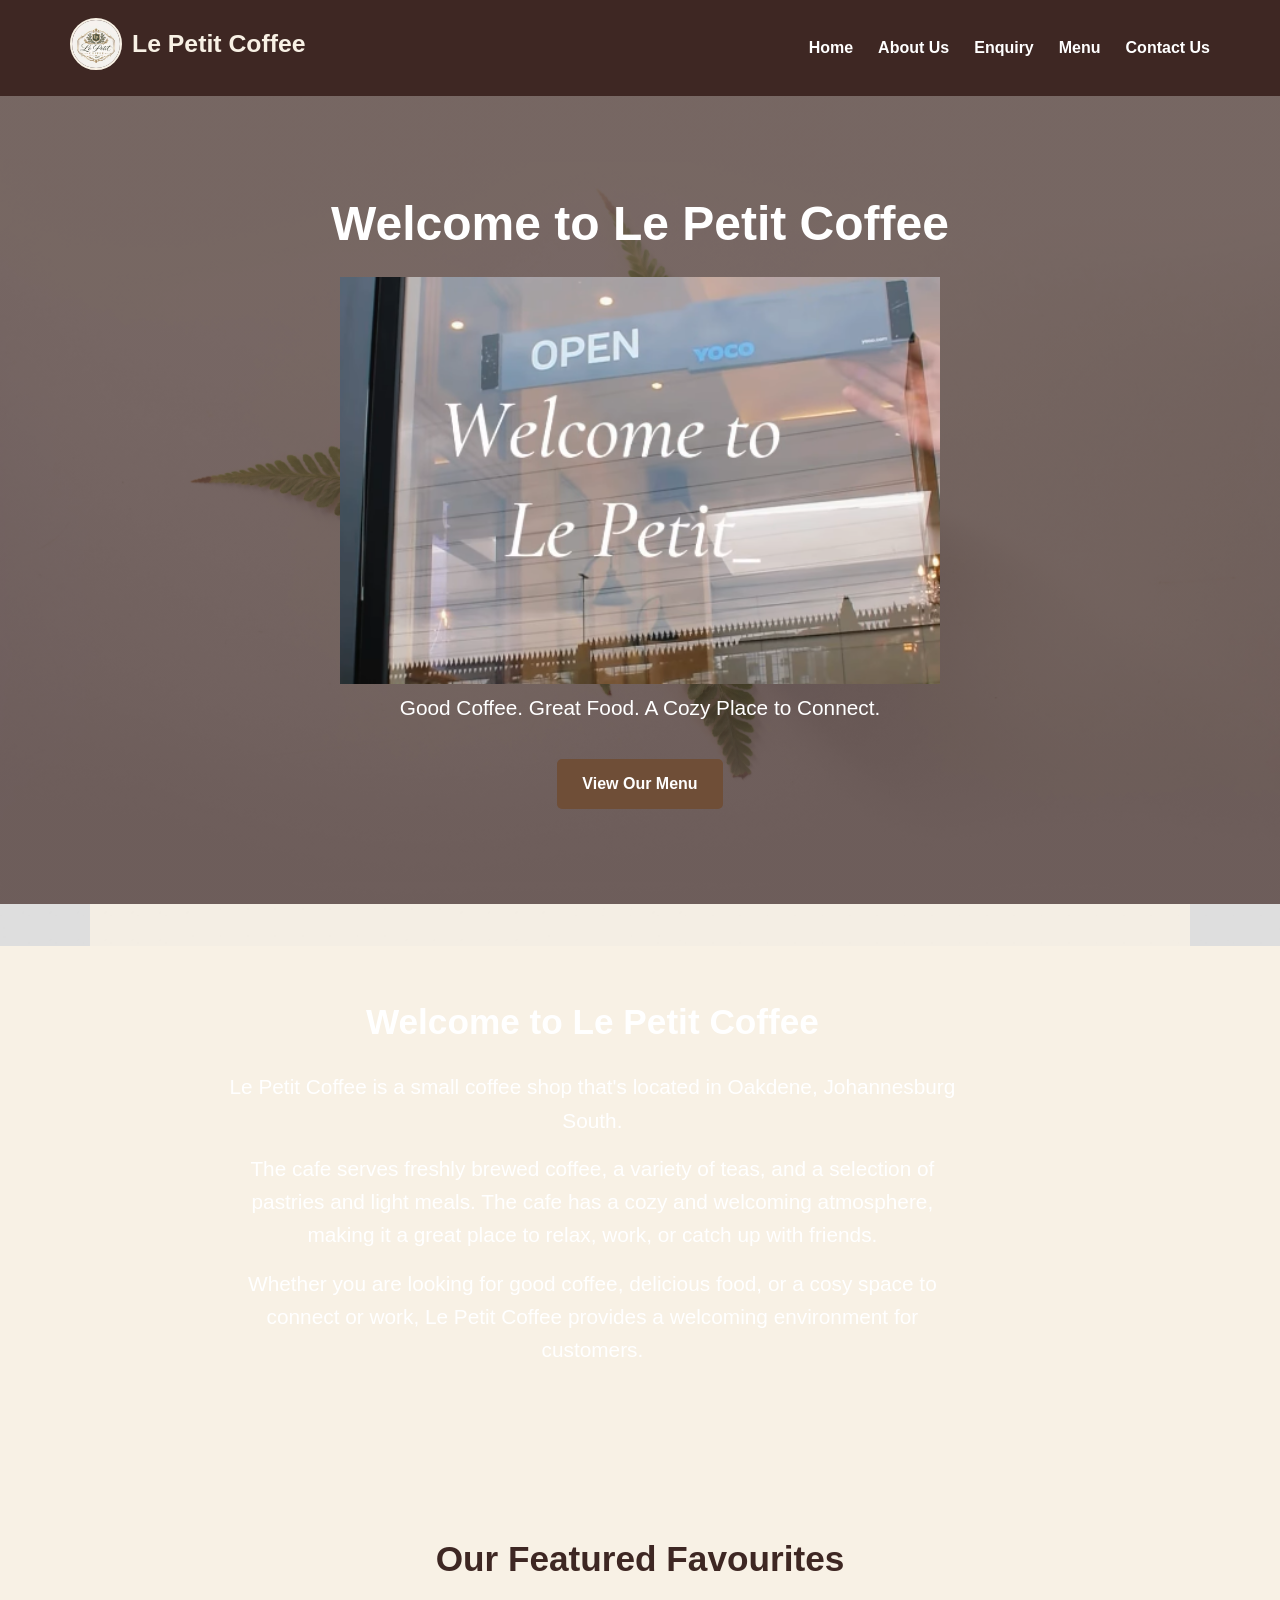
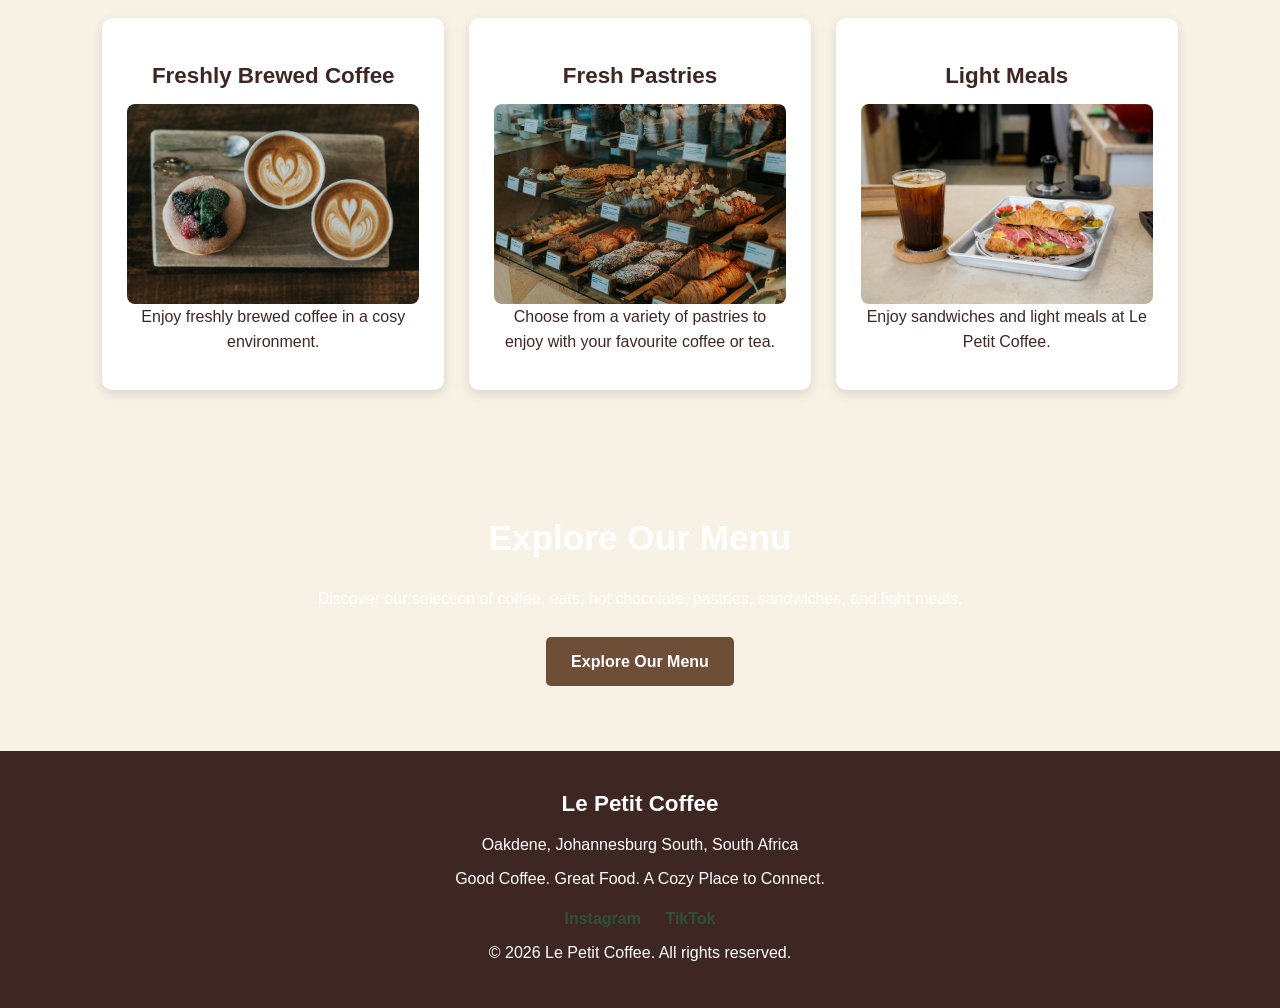
<file: index.html>
<!DOCTYPE html>
<html lang="en">
<head>
    <meta charset="UTF-8">
    <meta name="viewport" content="width=device-width, initial-scale=1.0">

    <!--Website title displayed in the browser tab-->
    <title>Le Petit Coffee / Coffee Shop in Oakdene</title>
    <meta name="description" content="Le Petit Coffee is a small coffee shop located in Oakdene, Johannesburg South. We serve freshly brewed coffee, a variety of teas, pastries, and light meals in a cozy and welcoming atmosphere.">
    <!--Link to the CSS file-->
    <link rel="stylesheet" href="css/style.css">

</head>
<body>

    <div class="page-loader" role="status" aria-label="Loading Le Petite Coffee">
        <div class="coffee-loader" aria-hidden="true">
            <div class="coffee-steam">
                <span></span>
                <span></span>
                <span></span>
            </div>
            <div class="coffee-cup"></div>
        </div>
        <p>Brewing your page...</p>
    </div>

    <!--===========================
        Navigation and navigation
         ========================== -->
    <header>
        <nav class="navbar">

            <!--Organisation name/logo-->
            <div class="logo">
                <a href="index.html">
                    <img src="images/logo.jpg" alt="Le Petit Coffee logo">
                    <span>Le Petit Coffee</span>
                </a>

            </div>
            <!--Navigation links-->
            <ul class="nav-links">
                <li>
                    <a href="index.html">Home</a>
                </li>
                <li>
                    <a href="about.html">About Us</a>
                </li>
                <li>
                    <a href="enquiry.html">Enquiry</a>
                </li>
                <li>
                    <a href="products.html">Menu</a>
                </li>
                <li>
                    <a href="contact.html">Contact Us</a>
                </li>
            </ul>
        </nav>
    </header>

    <!-- ===========================
            Hero Section
         =========================== -->
    <main>
        <section class="hero">
            <div class="hero-content">
                <h1>Welcome to Le Petit Coffee</h1>
                <img class="gallery-image" src="images/Le2.png" alt="Le Petit Coffee shop branding showcasing welcoming cafe identity" width="600" height="400">
                <p>
                    Good Coffee. Great Food. A Cozy Place to Connect.
                </p>

                <div class="hero-buttons">
                    <!--Call to Action Buttons-->
                    <a href="products.html" class="btn">
                        View Our Menu
                    </a>

                </div>
            
            </div>
        </section>
        <!-- ==========================
            introduction section
            =========================== -->
    <section class="introduction">

        <div class="hero-content">
            <h2>Welcome to Le Petit Coffee</h2>

            <p>
                Le Petit Coffee is a small coffee shop that's located in
                 Oakdene, Johannesburg South. 
            </p>
            
            <p>The cafe serves freshly brewed coffee, a variety of teas, and a selection of pastries and light meals. 
                The cafe has a cozy and welcoming atmosphere, making it a great place to relax, work, or catch up with friends.
            </p>

            <p> Whether you are looking for good coffee, delicious food,
                or a cosy space to connect or work, Le Petit Coffee
                provides a welcoming environment for customers.
        </p>

        </div>
    </section>


    <!-- =================================
                Featured Products
         ================================== -->
    <section class="featured">

        <h2>Our Featured Favourites</h2>

        <div class="featured-container">

        <!-- Featured coffee -->
         <article class="featured-item">

          <h3>Freshly Brewed Coffee</h3>
            <img class="gallery-image" src="images/coffee art2.jpg" alt="Steaming cup of freshly brewed coffee in a white mug with visible heat wisps, served on wooden table in cozy cafe setting, creating warm and inviting atmosphere" width="600" height="400" loading="lazy">
          <p>
            Enjoy freshly brewed coffee in a cosy environment.
          </p>

        </article>

        <!-- Featured pastry -->
        <article class="featured-item">

                <h3>Fresh Pastries</h3>
                <img class="gallery-image" src="images/Pastries1.jpg" alt="Assorted fresh pastries and baked goods including croissants and sweet treats artfully displayed on tiered stand in bright cafe, showcasing appetizing variety" width="600" height="400" loading="lazy">
                <p>
                    Choose from a variety of pastries to enjoy
                    with your favourite coffee or tea.
                </p>
         </article>



        <!-- Featured light meals-->
         <article class="featured-item">

            <h3>Light Meals</h3>

            <img class="gallery-image" src="images/light.jpg" alt="Croissant sandwich filled with pink ham, fresh lettuce, and other ingredients served on white rectangular plate alongside iced black beverage in glass with wooden coaster on marble table in bright modern cafe, creating inviting and appetizing dining scene" width="600" height="400" loading="lazy">
            <p>
                Enjoy sandwiches and light meals at Le Petit Coffee.
            </p>

         </article>
</div>
    </section>


<!-- ===========================
            CALL TO ACTION
         ===========================-->
    <section class="call-to-action">

        <h2>Explore Our Menu</h2>

        <p>
            Discover our selection of coffee, eats, hot chocolate,
            pastries, sandwiches, and light meals.
        </p>

        <a href="products.html" class="btn">
            Explore Our Menu
        </a>
        </section>

        </main>



    <!-- ===========================
            Footer 
         =========================== -->
    <footer>

        <div class="footer-content">
            
            <h3>Le Petit Coffee</h3>

            <p>
             Oakdene, Johannesburg South, South Africa
            </p>

            <p>
                Good Coffee. Great Food. A Cozy Place to Connect.
            </p>

            <!-- Social Media Links -->
            <div class="social-links">

               <a href="https://www.instagram.com/le.petit.coffee/" target="_blank" rel="noopener noreferrer">
                    Instagram
            
                </a>

               <a href="https://www.tiktok.com/@le.petit.coffee19" target="_blank" rel="noopener noreferrer">
                    TikTok
                </a>

            </div>

            <p>
                &copy; 2026 Le Petit Coffee. All rights reserved.
            </p>

        </div>

    </footer>


    <!-- Link to JavaScript -->
    <script src="javascript/script.js"></script>
</body>

</html>
</file>
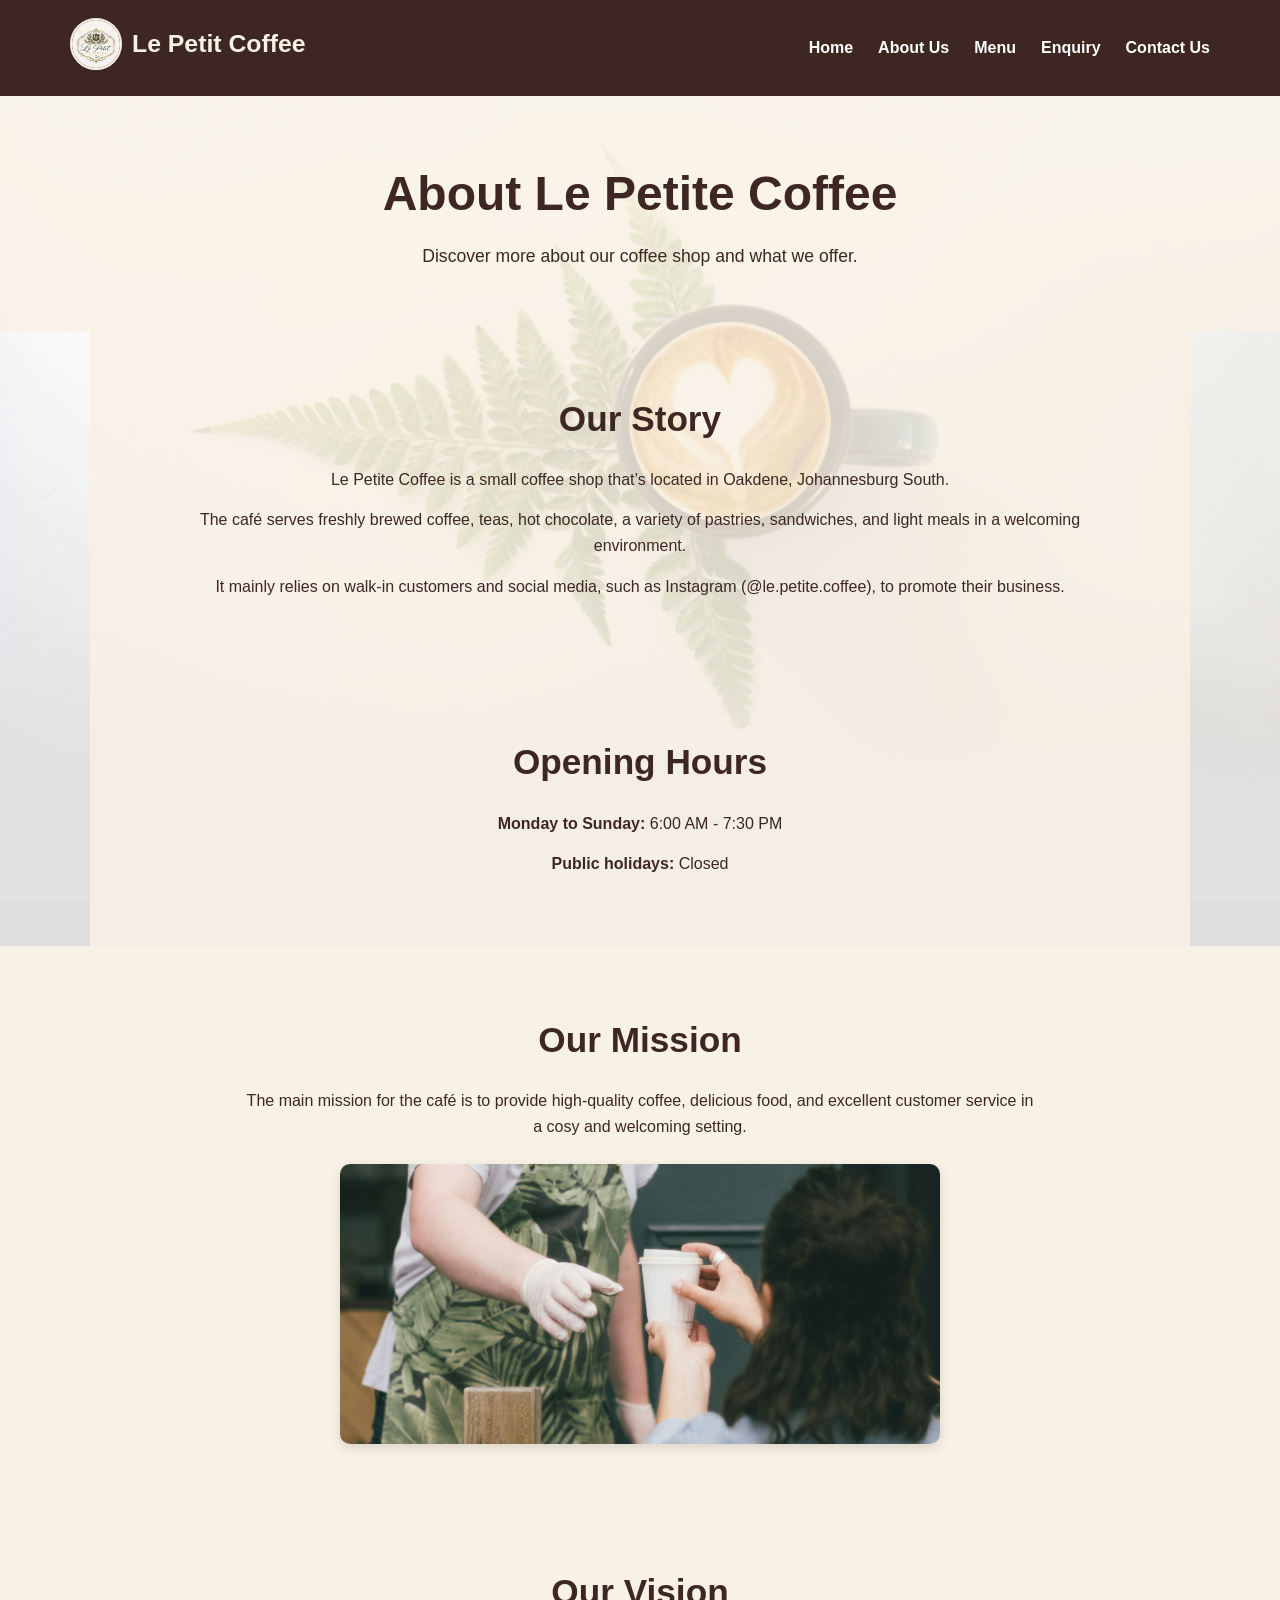
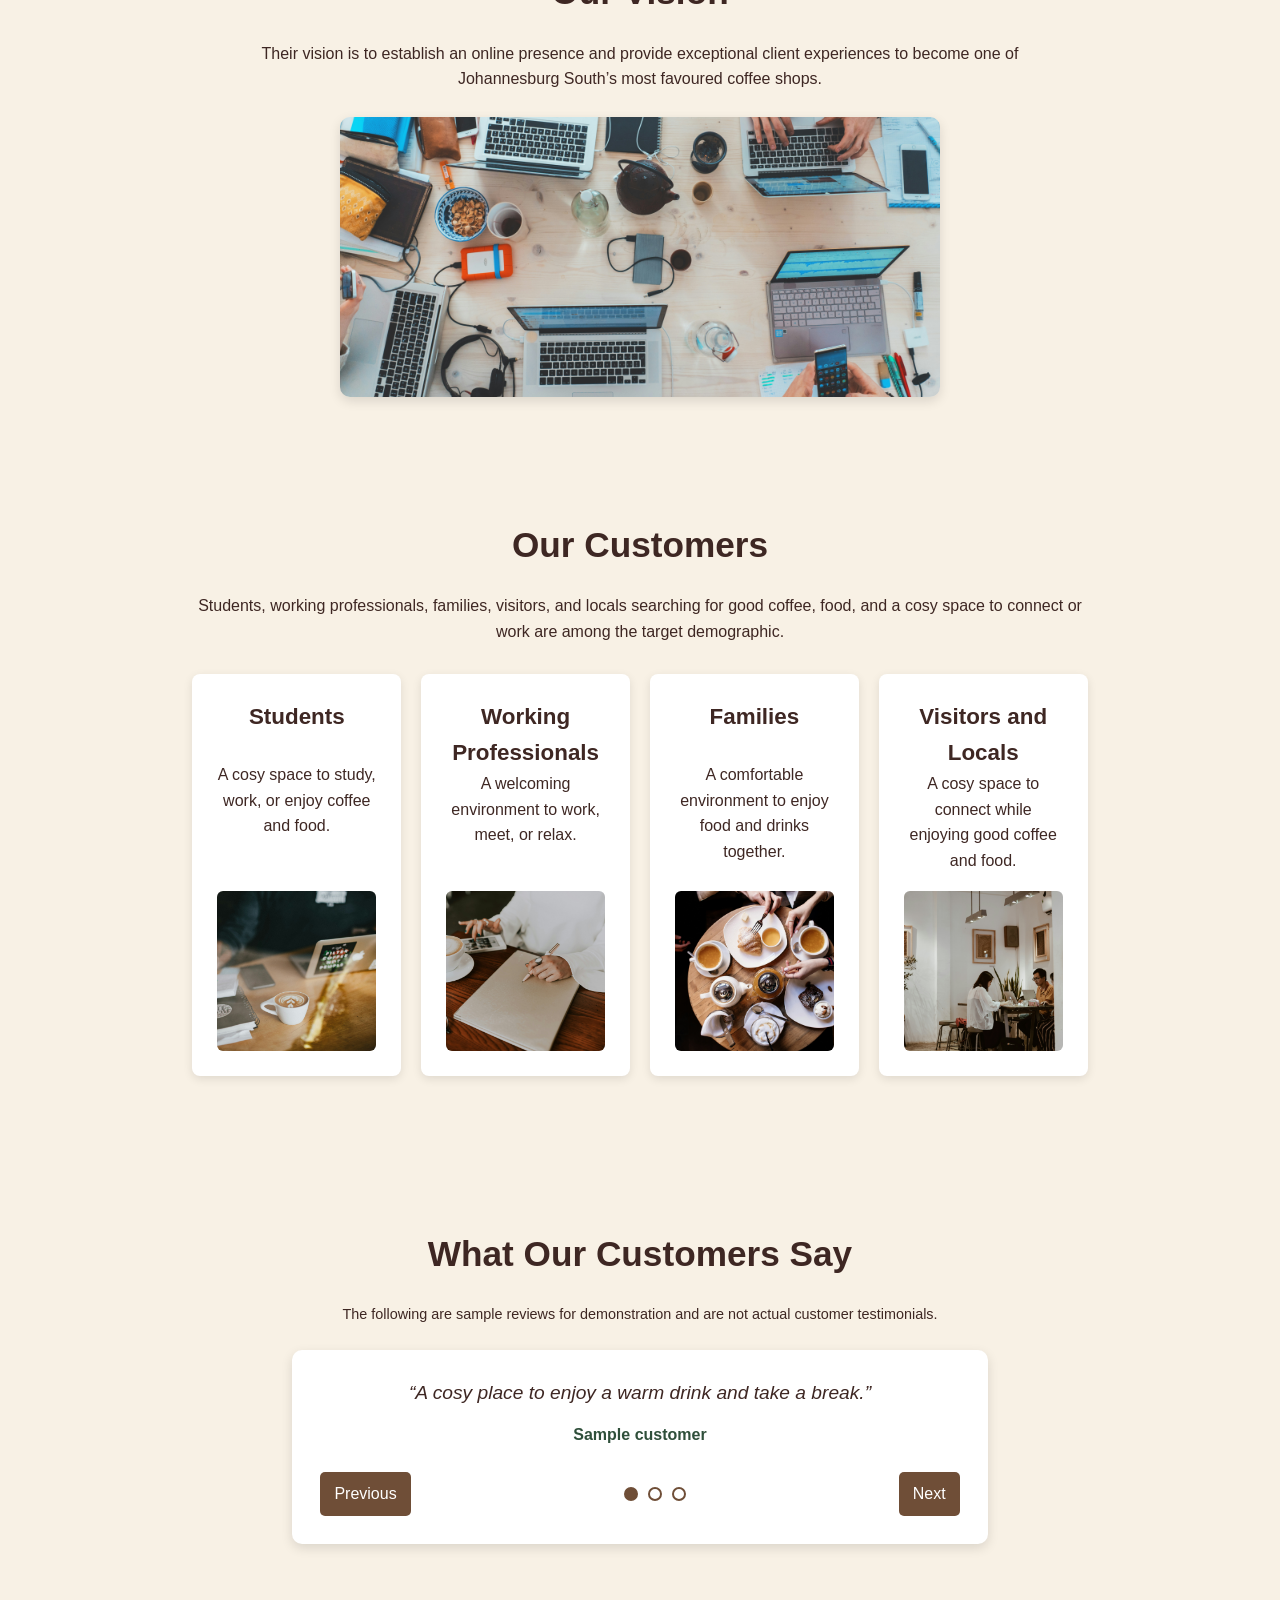
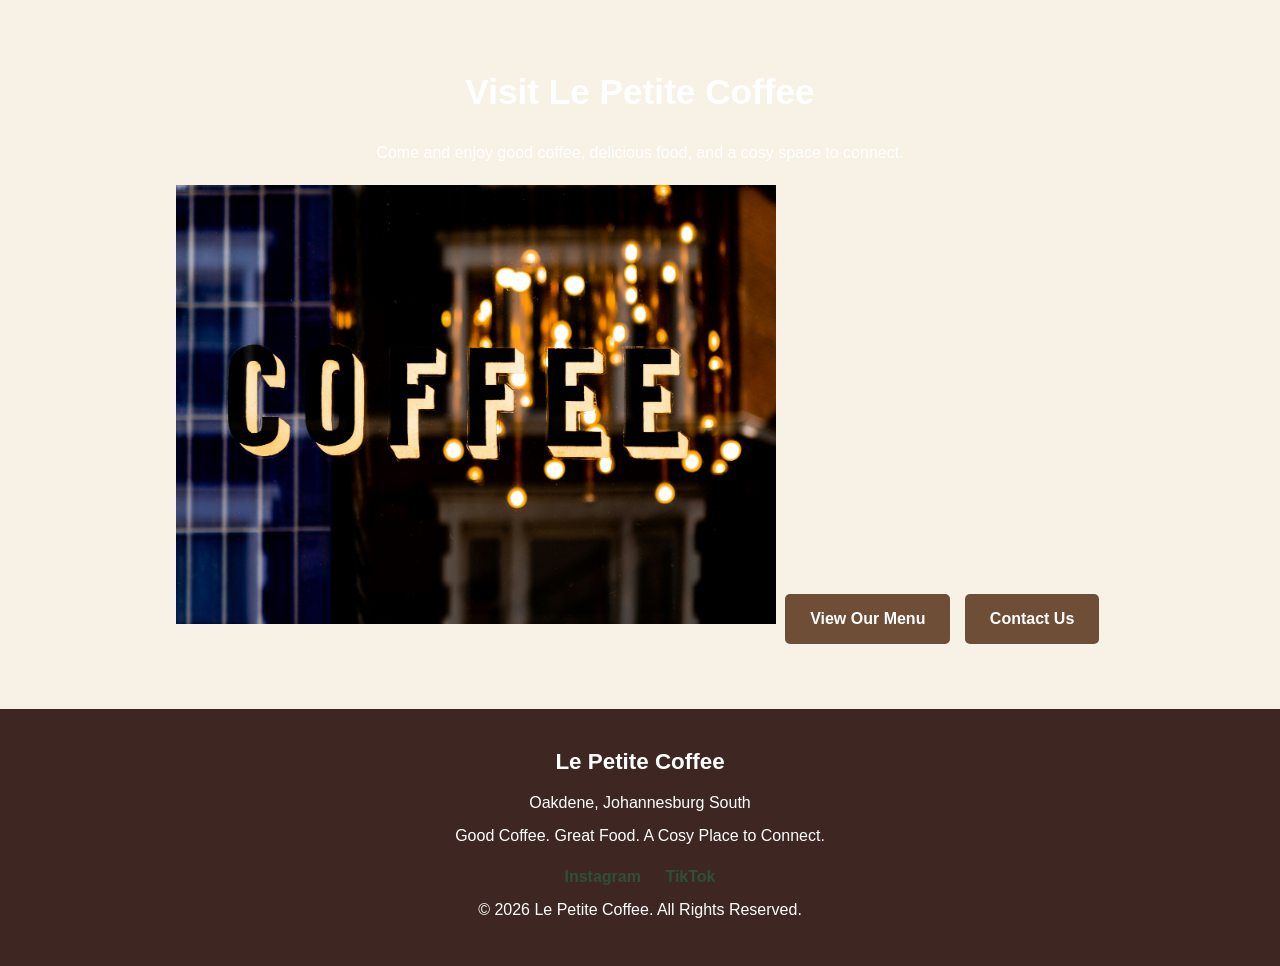
<file: about.html>
<!DOCTYPE html>
<html lang="en">

<head>
    <meta charset="UTF-8">
    <meta name="viewport" content="width=device-width, initial-scale=1.0">

    <title>Le Petite Coffee | About Us</title>
    <meta name="description" content="Learn about Le Petite Coffee, our mission, our vision and our commitment to providing a welcoming coffee-shop experience in Oakdene, Johannesburg South.">
    <!-- Link to the external CSS file -->
    <link rel="stylesheet" href="css/style.css">
</head>

<body>

    <div class="page-loader" role="status" aria-label="Loading Le Petite Coffee">
        <div class="coffee-loader" aria-hidden="true">
            <div class="coffee-steam">
                <span></span>
                <span></span>
                <span></span>
            </div>
            <div class="coffee-cup"></div>
        </div>
        <p>Brewing your page...</p>
    </div>

    <!-- =========================
         HEADER AND NAVIGATION
    ========================== -->
    <header>

        <nav class="navbar">

            <!-- Organisation name/logo -->
            <div class="logo">
                <a href="index.html">
                    <img src="images/logo.jpg" alt="Le Petit Coffee logo">
                    <span>Le Petit Coffee</span>
                </a>
            </div>

            <!-- Navigation links -->
            <ul class="nav-links">

                <li>
                    <a href="index.html">Home</a>
                </li>

                <li>
                    <a href="about.html">About Us</a>
                </li>

                <li>
                    <a href="products.html">Menu</a>
                </li>

                <li>
                    <a href="enquiry.html">Enquiry</a>
                </li>

                <li>
                    <a href="contact.html">Contact Us</a>
                </li>

            </ul>

        </nav>

    </header>


    <!-- =========================
         MAIN CONTENT
    ========================== -->
    <main>

        <!-- Page heading -->
        <section class="page-header">

            <h1>About Le Petite Coffee</h1>

            <p>
                Discover more about our coffee shop and what we offer.
            </p>

        </section>


        <!-- =========================
             ORGANISATION BACKGROUND
        ========================== -->
        <section class="about-section">

            <div class="about-content">

                <h2>Our Story</h2>

                <p>
                    Le Petite Coffee is a small coffee shop that’s located
                    in Oakdene, Johannesburg South.
                </p>

                <p>
                    The café serves freshly brewed coffee, teas, hot chocolate,
                    a variety of pastries, sandwiches, and light meals in a
                    welcoming environment.
                </p>

                <p>
                    It mainly relies on walk-in customers and social media,
                    such as Instagram (@le.petite.coffee), to promote their
                    business.
                </p>

            </div>

        </section>


        <!-- =========================
             OPENING HOURS
        ========================== -->
        <section class="about-section">

            <div class="about-content">

                <h2>Opening Hours</h2>

                <p>
                    <strong>Monday to Sunday:</strong> 6:00 AM - 7:30 PM
                </p>

                <p>
                    <strong>Public holidays:</strong> Closed
                </p>

            </div>

        </section>


        <!-- =========================
             MISSION
        ========================== -->
        <section class="mission-section">

            <h2>Our Mission</h2>

            <p>
                The main mission for the café is to provide high-quality
                coffee, delicious food, and excellent customer service in
                a cosy and welcoming setting.
            </p>

            <img class="about-feature-image" src="images/customer.jpg" alt="Customers enjoying the welcoming Le Petit Coffee shop" width="600" height="400">

        </section>


        <!-- =========================
             VISION
        ========================== -->
        <section class="vision-section">

            <h2>Our Vision</h2>
           
            <p>
                Their vision is to establish an online presence and provide
                exceptional client experiences to become one of Johannesburg
                South’s most favoured coffee shops.
            </p>
            <img class="about-feature-image" src="images/socialmedia.jpg" alt="Le Petit Coffee social media presence" width="600" height="400">
        </section>


        <!-- =========================
             TARGET AUDIENCE
        ========================== -->
        <section class="audience-section">

            <h2>Our Customers</h2>

            <p>
                Students, working professionals, families, visitors, and
                locals searching for good coffee, food, and a cosy space
                to connect or work are among the target demographic.
            </p>

            <div class="audience-list">

                <div class="audience-item">
                    <h3>Students</h3>
                    <p>
                        A cosy space to study, work, or enjoy coffee and food.
                    </p>
                    <img src="images/student.jpg" alt="Le Petit Coffee shop branding showcasing welcoming cafe identity" width="600" height="400">
                </div>

                <div class="audience-item">
                    <h3>Working Professionals</h3>
                    <p>
                        A welcoming environment to work, meet, or relax.
                    </p>
                    <img src="images/work.jpg" alt="Le Petit Coffee shop branding showcasing welcoming cafe identity" width="600" height="400">
                </div>

                <div class="audience-item">
                    <h3>Families</h3>
                    <p>
                        A comfortable environment to enjoy food and drinks
                        together.
                    </p>
                    <img src="images/family.jpg" alt="Le Petit Coffee shop branding showcasing welcoming cafe identity" width="600" height="400">
                </div>

                <div class="audience-item">
                    <h3>Visitors and Locals</h3>
                    <p>
                        A cosy space to connect while enjoying good coffee
                        and food.
                    </p>
                    <img src="images/friends.jpg" alt="Le Petit Coffee shop branding showcasing welcoming cafe identity" width="600" height="400">
                </div>

            </div>

        </section>


        <!-- =========================
             CUSTOMER REVIEWS
        ========================== -->
        <section class="customer-reviews" aria-labelledby="customer-reviews-heading">

            <h2 id="customer-reviews-heading">What Our Customers Say</h2>
            <p class="review-disclaimer">
                The following are sample reviews for demonstration and are not
                actual customer testimonials.
            </p>

            <div class="review-carousel"
                 role="region"
                 aria-roledescription="carousel"
                 aria-label="Sample customer reviews">
                <div class="review-slides" aria-live="polite">
                    <figure class="review-slide"
                            id="review-slide-1"
                            role="group"
                            aria-roledescription="slide"
                            aria-label="1 of 3">
                        <blockquote>
                            “A cosy place to enjoy a warm drink and take a
                            break.”
                        </blockquote>
                        <figcaption>Sample customer</figcaption>
                    </figure>

                    <figure class="review-slide"
                            id="review-slide-2"
                            role="group"
                            aria-roledescription="slide"
                            aria-label="2 of 3"
                            hidden>
                        <blockquote>
                            “The welcoming atmosphere makes it a lovely spot
                            to catch up with friends.”
                        </blockquote>
                        <figcaption>Sample customer</figcaption>
                    </figure>

                    <figure class="review-slide"
                            id="review-slide-3"
                            role="group"
                            aria-roledescription="slide"
                            aria-label="3 of 3"
                            hidden>
                        <blockquote>
                            “A nice place to enjoy coffee and a bite to eat.”
                        </blockquote>
                        <figcaption>Sample customer</figcaption>
                    </figure>
                </div>

                <div class="review-controls">
                    <button class="review-previous"
                            type="button"
                            aria-label="Show previous review">
                        Previous
                    </button>
                    <div class="review-indicators"
                         role="group"
                         aria-label="Choose a review">
                        <button type="button"
                                aria-label="Show review 1"
                                aria-controls="review-slide-1"
                                aria-pressed="true"></button>
                        <button type="button"
                                aria-label="Show review 2"
                                aria-controls="review-slide-2"
                                aria-pressed="false"></button>
                        <button type="button"
                                aria-label="Show review 3"
                                aria-controls="review-slide-3"
                                aria-pressed="false"></button>
                    </div>
                    <button class="review-next"
                            type="button"
                            aria-label="Show next review">
                        Next
                    </button>
                </div>
            </div>

        </section>


        <!-- =========================
             CALL TO ACTION
        ========================== -->
        <section class="call-to-action">

            <h2>Visit Le Petite Coffee</h2>

            <p>
                Come and enjoy good coffee, delicious food, and a cosy
                space to connect.
            </p>
            <img src="images/coffeeicon.jpg" alt="Le Petit Coffee shop branding showcasing welcoming cafe identity" width="600" height="400">

          <a href="products.html" class="btn">
                View Our Menu
            </a>

            <a href="contact.html" class="btn">
                Contact Us
            </a>

        </section>

    </main>


    <!-- =========================
         FOOTER
    ========================== -->
    <footer>

        <div class="footer-content">

            <h3>Le Petite Coffee</h3>

            <p>
                Oakdene, Johannesburg South
            </p>

            <p>
                Good Coffee. Great Food. A Cosy Place to Connect.
            </p>

            <!-- Social media links -->
            <div class="social-links">

                <a href="https://www.instagram.com/le.petit.coffee/" target="_blank" rel="noopener noreferrer">
                    Instagram 
                </a>

                <a href="https://www.tiktok.com/@le.petit.coffee19" target="_blank" rel="noopener noreferrer">
                    TikTok
                </a>

            </div>

            <p>
                &copy; 2026 Le Petite Coffee. All Rights Reserved.
            </p>

        </div>

    </footer>


    <!-- Link to JavaScript -->
    <script src="javascript/script.js"></script>

</body>

</html>
</file>
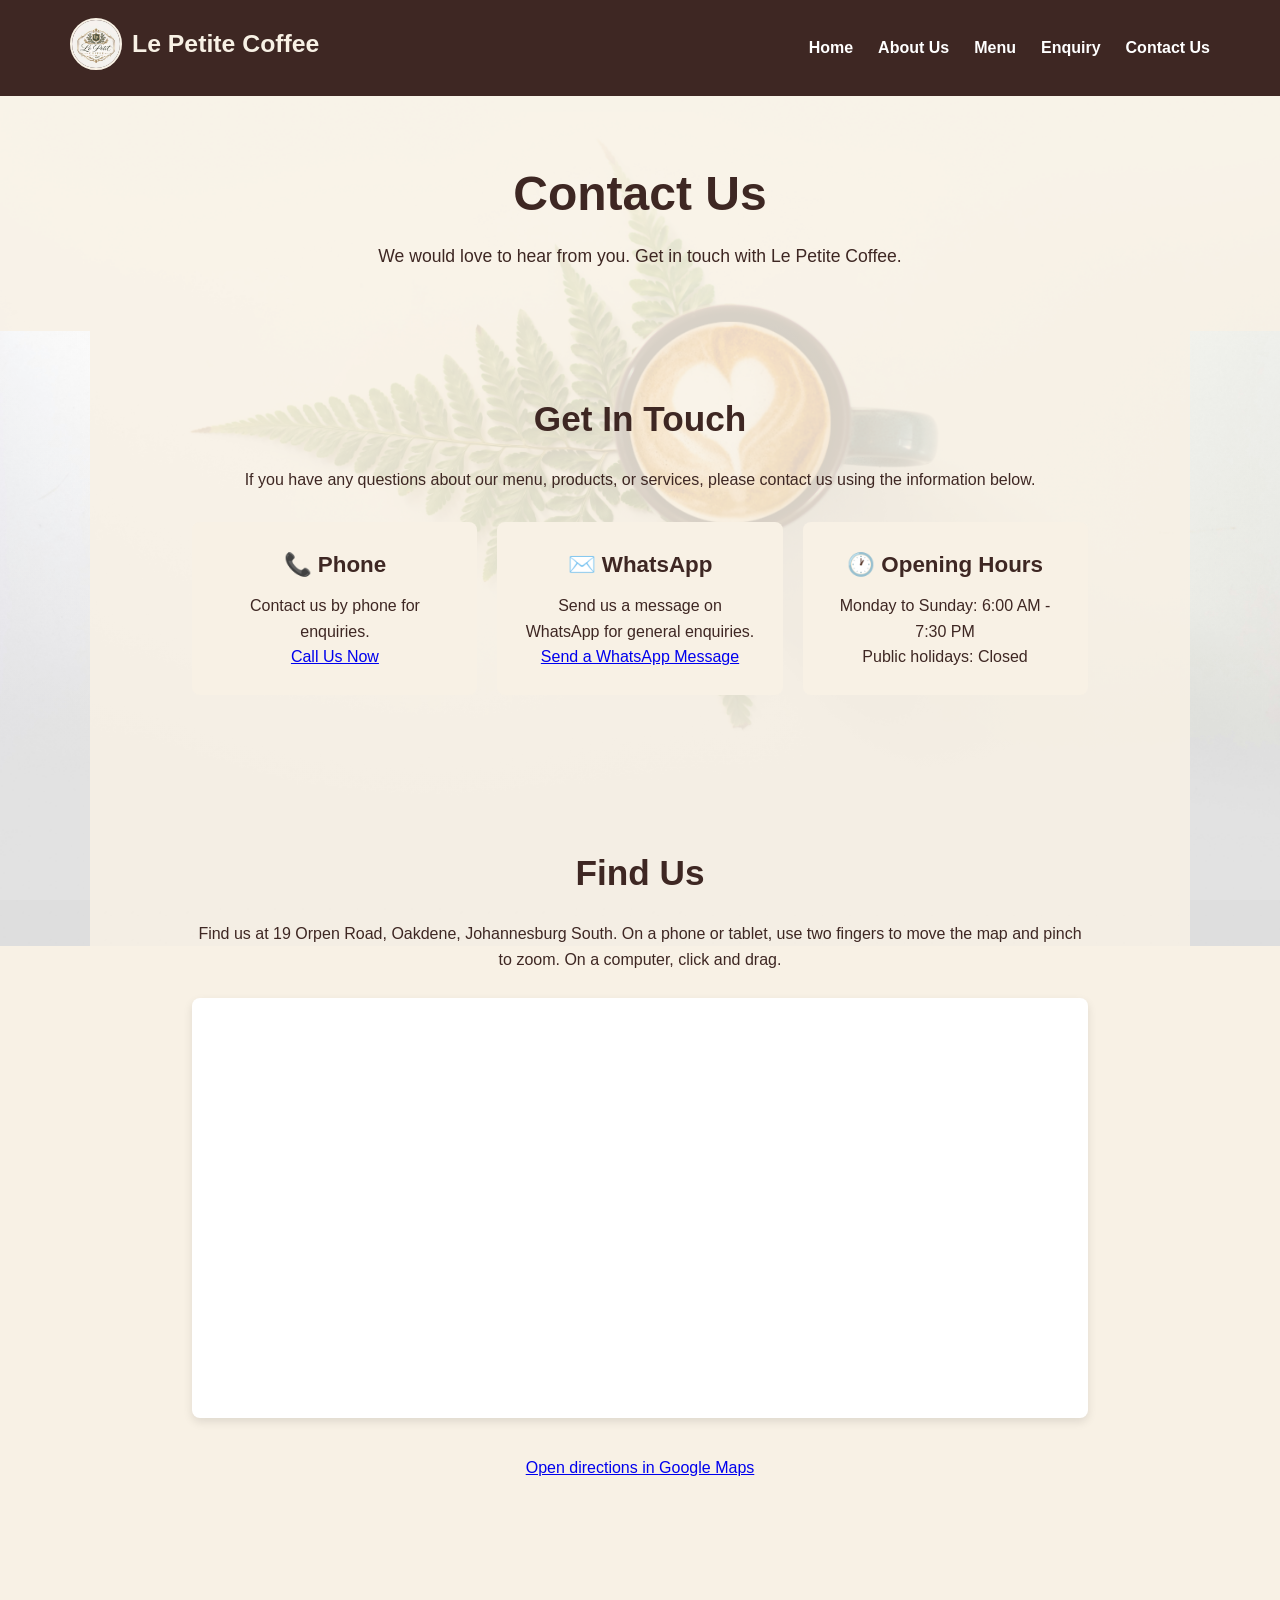
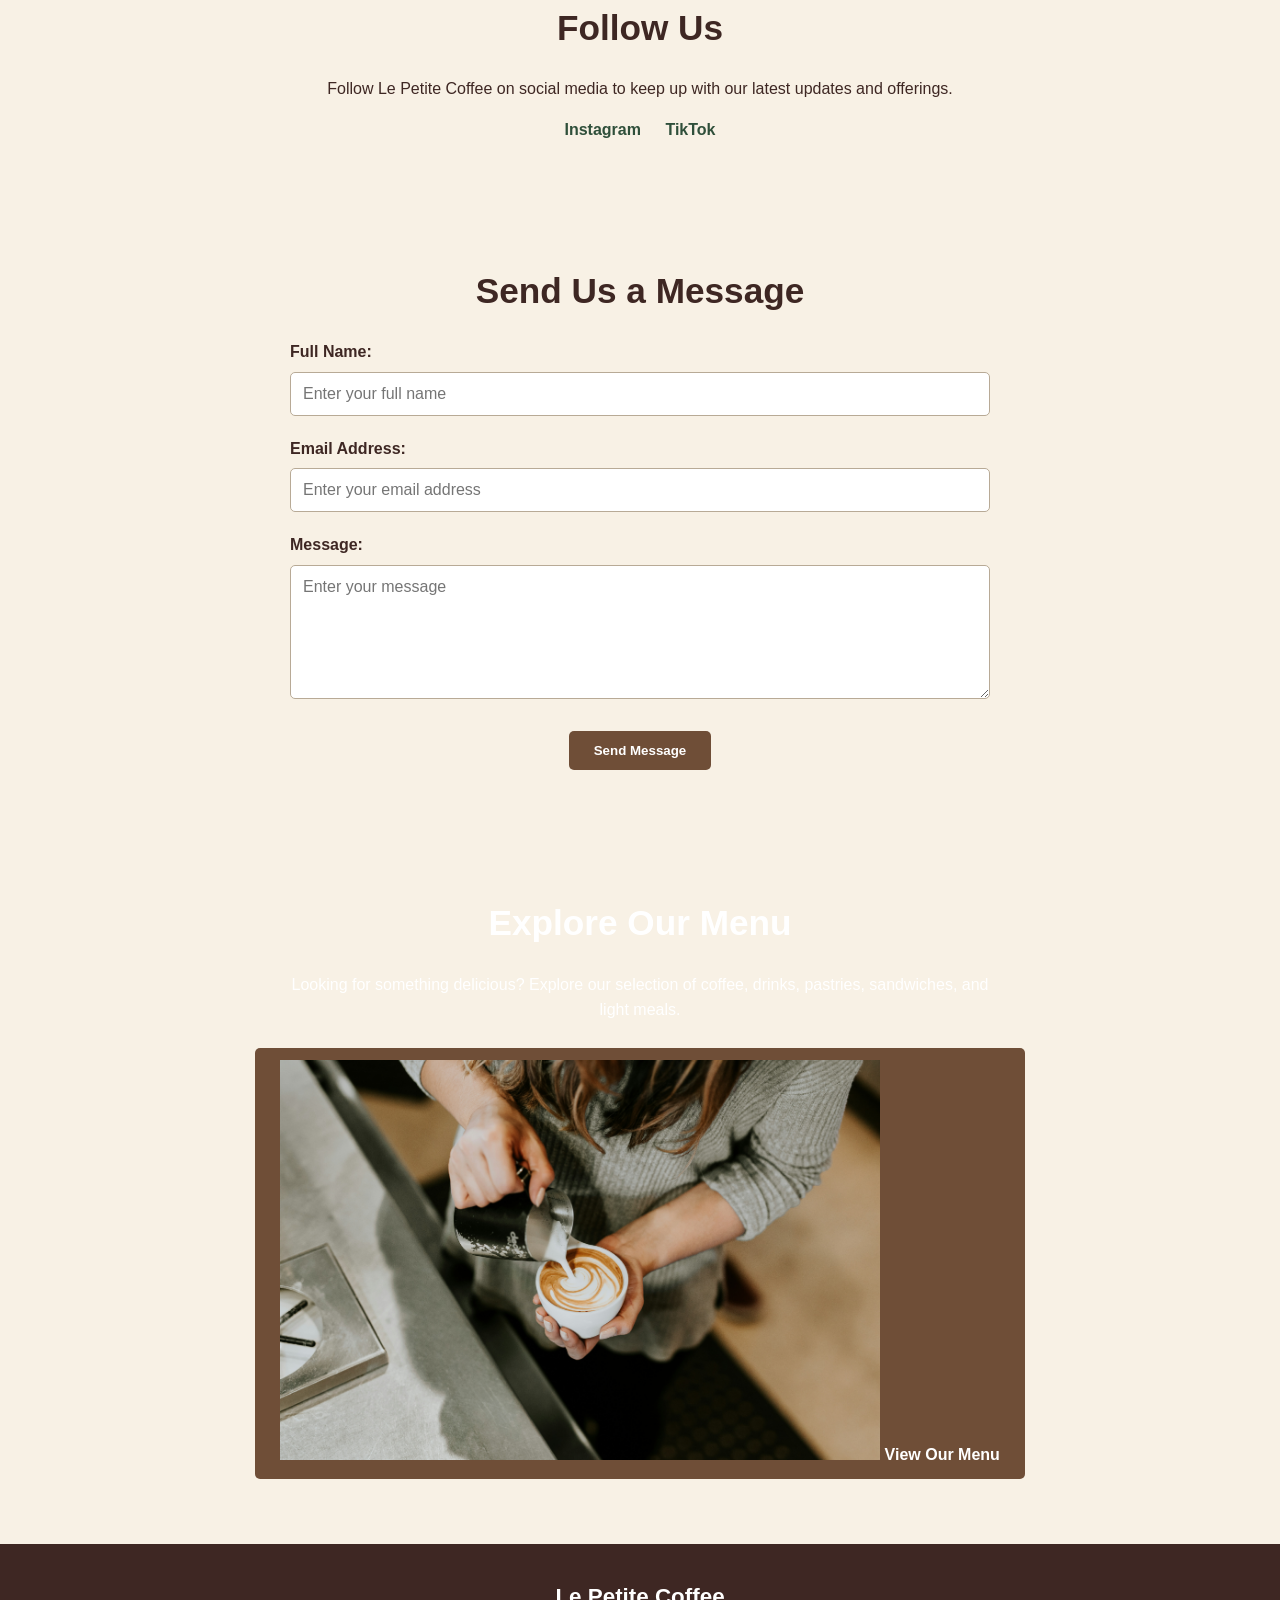
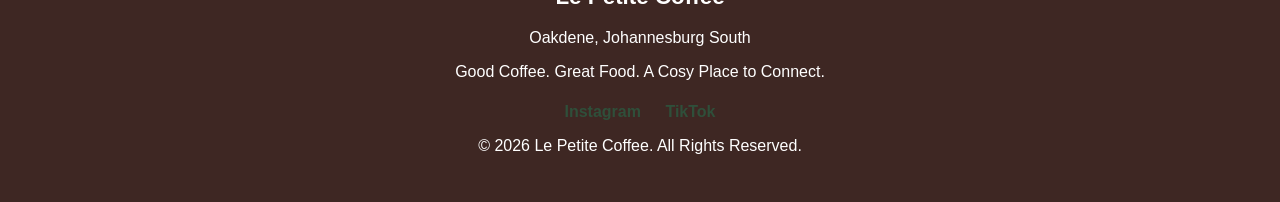
<file: contact.html>
<!DOCTYPE html>
<html lang="en">

<head>
    <meta charset="UTF-8">
    <meta name="viewport" content="width=device-width, initial-scale=1.0">

    <title>Le Petite Coffee | Contact Us</title>
    <meta name="description" content="Get in touch with Le Petite Coffee in Oakdene, Johannesburg South. Find our location, opening hours, and contact information.">
    <!-- Link to the external CSS file -->
    <link rel="stylesheet" href="css/style.css">
</head>

<body>

    <div class="page-loader" role="status" aria-label="Loading Le Petite Coffee">
        <div class="coffee-loader" aria-hidden="true">
            <div class="coffee-steam">
                <span></span>
                <span></span>
                <span></span>
            </div>
            <div class="coffee-cup"></div>
        </div>
        <p>Brewing your page...</p>
    </div>

    <!-- =========================
         HEADER AND NAVIGATION
    ========================== -->
    <header>

        <nav class="navbar">

            <!-- Organisation name/logo -->
            <div class="logo">
                <a href="index.html">
                    <img src="images/logo.jpg" alt="Le Petite Coffee logo" width="400" height="400">
                    <span>Le Petite Coffee</span>
                </a>
            </div>

            <!-- Navigation links -->
            <ul class="nav-links">

                <li>
                    <a href="index.html">Home</a>
                </li>

                <li>
                    <a href="about.html">About Us</a>
                </li>

                <li>
                    <a href="products.html">Menu</a>
                </li>

                <li>
                    <a href="enquiry.html">Enquiry</a>
                </li>

                <li>
                    <a href="contact.html">Contact Us</a>
                </li>

            </ul>

        </nav>

    </header>


    <!-- =========================
         MAIN CONTENT
    ========================== -->
    <main>

        <!-- Page heading -->
        <section class="page-header">

            <h1>Contact Us</h1>

            <p>
                We would love to hear from you.
                Get in touch with Le Petite Coffee.
            </p>

        </section>


        <!-- =========================
             CONTACT INFORMATION
        ========================== -->
        <section class="contact-section">

            <h2>Get In Touch</h2>

            <p>
                If you have any questions about our menu, products,
                or services, please contact us using the information
                below.
            </p>


            <!-- Contact details -->
            <div class="contact-details">

                <div class="contact-item">

                    <h3>📞 Phone</h3>

                    <p>Contact us by phone for enquiries.</p>
                    <p><a href="tel:+27111234567">Call Us Now</a></p>

                </div>


                <div class="contact-item">

                    <h3>✉️ WhatsApp</h3>

                    <p>
                        Send us a message on WhatsApp for general enquiries.
                    </p>
                    <p>
                        <a href="https://wa.me/27111234567" target="_blank" rel="noopener noreferrer">
                            Send a WhatsApp Message
                        </a>
                    </p>

                </div>


                <div class="contact-item">

                    <h3>🕐 Opening Hours</h3>

                    <p>
                        Monday to Sunday: 6:00 AM - 7:30 PM
                        <br>
                        Public holidays: Closed
                    </p>

                </div>

            </div>

        </section>


        <!-- =========================
             LOCATION INFORMATION
        ========================== -->
        <section class="location-section">

            <h2>Find Us</h2>

            <p>
                Find us at 19 Orpen Road, Oakdene, Johannesburg South.
                On a phone or tablet, use two fingers to move the map and
                pinch to zoom. On a computer, click and drag.
            </p>

            <div class="map-container">
                <iframe
                    src="https://maps.google.com/maps?q=-26.268468%2C28.054738&amp;z=15&amp;output=embed"
                    title="Interactive map showing Le Petite Coffee at 19 Orpen Road, Oakdene, Johannesburg South"
                    loading="lazy"
                    referrerpolicy="no-referrer-when-downgrade"
                    allowfullscreen
                ></iframe>
            </div>

            <a
                class="map-link"
                href="https://www.google.com/maps/dir/?api=1&amp;destination=Le+Petite+Coffee%2C+19+Orpen+Rd%2C+Oakdene%2C+Johannesburg+South%2C+2190"
                target="_blank"
                rel="noopener noreferrer"
            >
                Open directions in Google Maps
            </a>

        </section>


        <!-- =========================
             SOCIAL MEDIA
        ========================== -->
        <section class="social-section">

            <h2>Follow Us</h2>

            <p>
                Follow Le Petite Coffee on social media to keep up
                with our latest updates and offerings.
            </p>

            <div class="social-links">

                <a href="https://www.instagram.com/le.petit.coffee/" target="_blank" rel="noopener noreferrer">
                    Instagram
                </a>

                <a href="https://www.tiktok.com/@le.petit.coffee19" target="_blank" rel="noopener noreferrer">
                    TikTok
                </a>

            </div>

        </section>


        <!-- =========================
             CONTACT FORM
        ========================== -->
        <section class="contact-form-section">

            <h2>Send Us a Message</h2>

            <form id="contact-form" action="#" method="post">

                <!-- Name -->
                <div class="form-group">

                    <label for="contact-name">
                        Full Name:
                    </label>

                    <input
                        type="text"
                        id="contact-name"
                        name="name"
                        placeholder="Enter your full name"
                        required
                    >

                </div>


                <!-- Email -->
                <div class="form-group">

                    <label for="contact-email">
                        Email Address:
                    </label>

                    <input
                        type="email"
                        id="contact-email"
                        name="email"
                        placeholder="Enter your email address"
                        required
                    >

                </div>


                <!-- Message -->
                <div class="form-group">

                    <label for="contact-message">
                        Message:
                    </label>

                    <textarea
                        id="contact-message"
                        name="message"
                        rows="6"
                        placeholder="Enter your message"
                        required
                    ></textarea>

                </div>


                <!-- Submit button -->
                <button
                    type="submit"
                    class="btn"
                >
                    Send Message
                </button>

            </form>

        </section>


        <!-- =========================
             CALL TO ACTION
        ========================== -->
        <section class="call-to-action">

            <h2>Explore Our Menu</h2>

            <p>
                Looking for something delicious?
                Explore our selection of coffee, drinks, pastries,
                sandwiches, and light meals.
            </p>

            <a href="products.html" class="btn">
                <img src="images/coffeeserve.jpg" alt="Le Petit Coffee shop branding showcasing welcoming cafe identity" width="600" height="400">
                View Our Menu
            </a>

        </section>

    </main>


    <!-- =========================
         FOOTER
    ========================== -->
    <footer>

        <div class="footer-content">

            <h3>Le Petite Coffee</h3>

            <p>
                Oakdene, Johannesburg South
            </p>

            <p>
                Good Coffee. Great Food. A Cosy Place to Connect.
            </p>

            <!-- Social media links -->
            <div class="social-links">

                <a href="https://www.instagram.com/le.petit.coffee/" target="_blank" rel="noopener noreferrer">
                    Instagram
                </a>

                <a href="https://www.tiktok.com/@le.petit.coffee19" target="_blank" rel="noopener noreferrer">
                    TikTok
                </a>

            </div>

            <p>
                &copy; 2026 Le Petite Coffee. All Rights Reserved.
            </p>

        </div>

    </footer>


    <!-- Link to JavaScript -->
    <script src="javascript/script.js"></script>

</body>

</html>
</file>
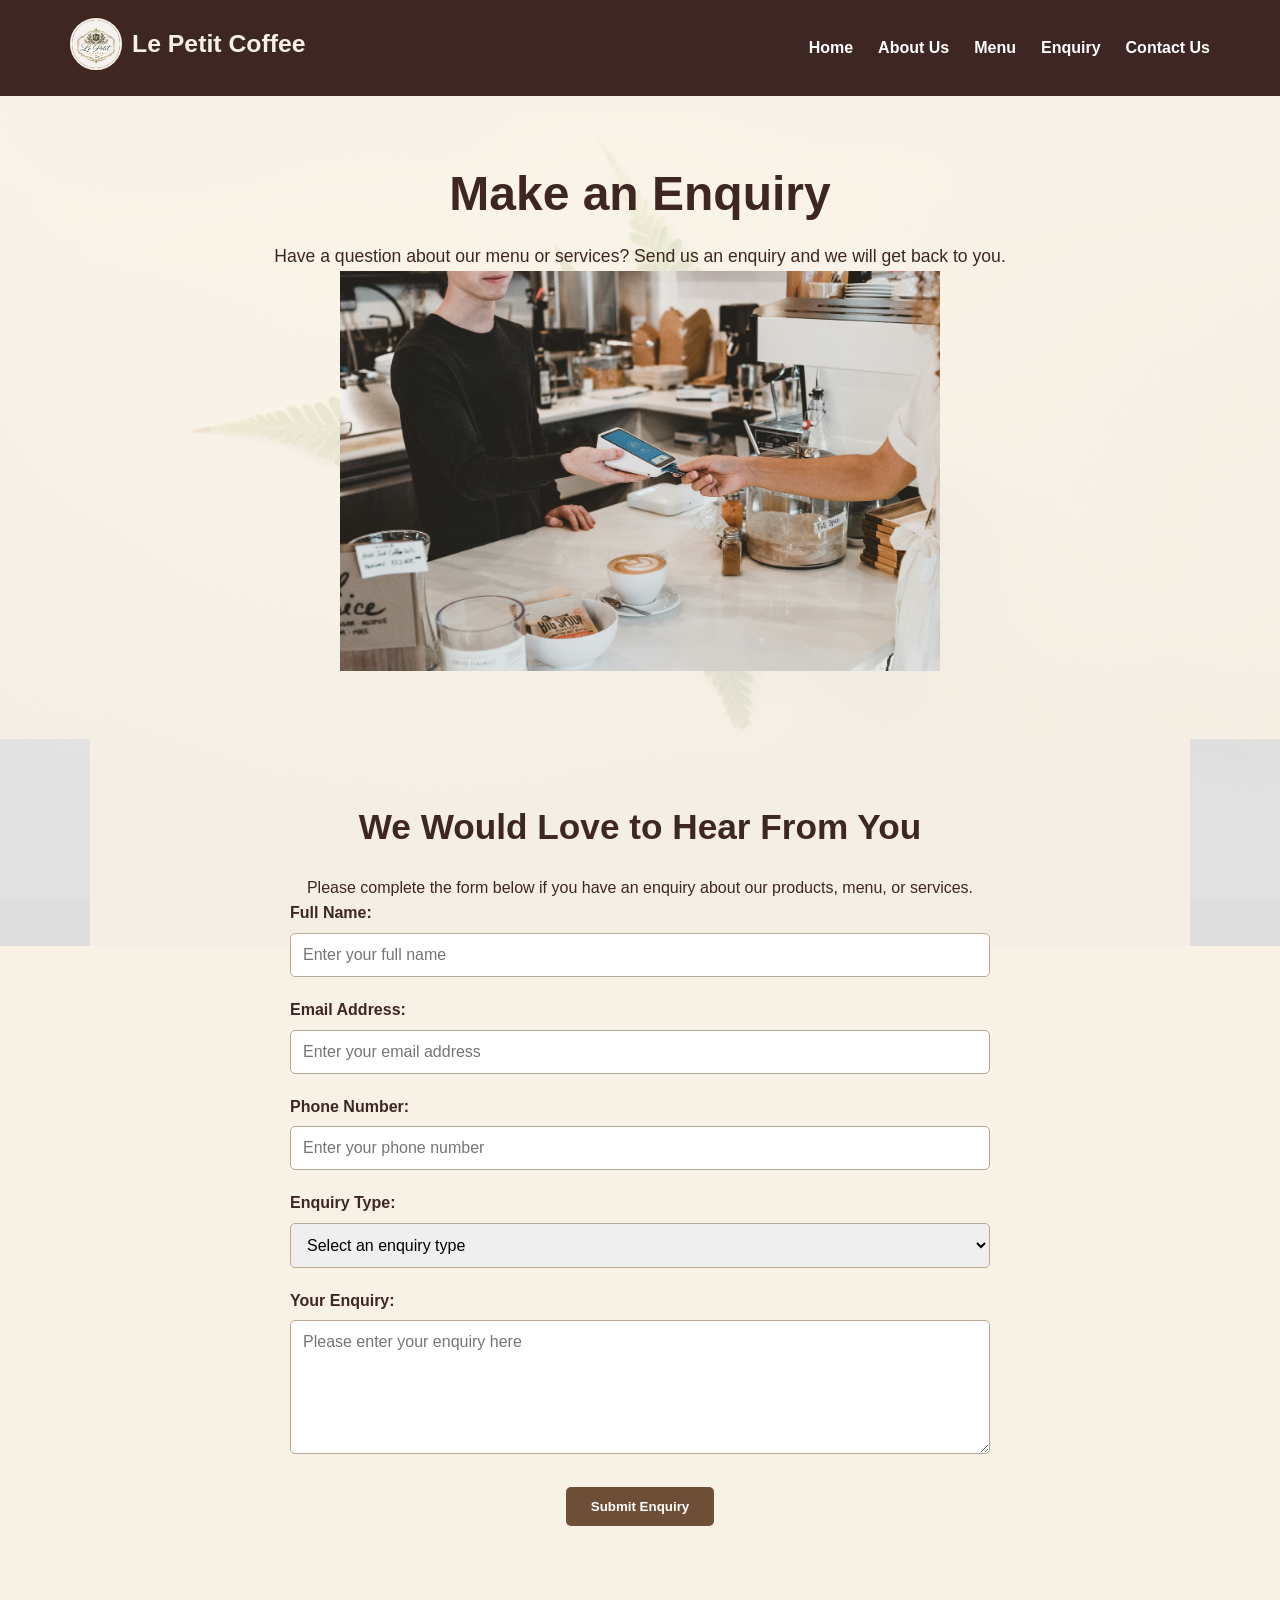
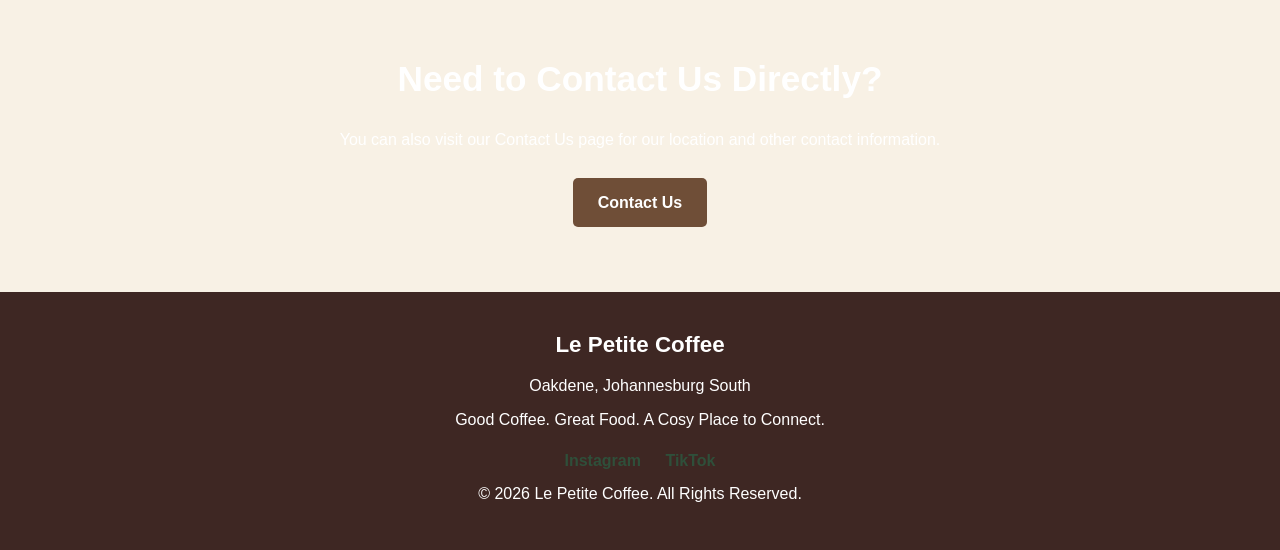
<file: enquiry.html>
<!DOCTYPE html>
<html lang="en">

<head>
    <meta charset="UTF-8">
    <meta name="viewport" content="width=device-width, initial-scale=1.0">

    <title>Le Petite Coffee | Enquiry</title>
    <meta name="description" content="Have questions or inquiries about Le Petite Coffee? Reach out to us through our enquiry page for any information you need regarding our coffee shop in Oakdene, Johannesburg South.">
    <!-- Link to the external CSS file -->
    <link rel="stylesheet" href="css/style.css">
</head>

<body>

    <div class="page-loader" role="status" aria-label="Loading Le Petite Coffee">
        <div class="coffee-loader" aria-hidden="true">
            <div class="coffee-steam">
                <span></span>
                <span></span>
                <span></span>
            </div>
            <div class="coffee-cup"></div>
        </div>
        <p>Brewing your page...</p>
    </div>

    <!-- =========================
         HEADER AND NAVIGATION
    ========================== -->
    <header>

        <nav class="navbar">

            <!-- Organisation name/logo -->
            <div class="logo">
                <a href="index.html">
                    <img src="images/logo.jpg" alt="Le Petit Coffee logo">
                    <span>Le Petit Coffee</span>
                </a>
            </div>

            <!-- Navigation links -->
            <ul class="nav-links">

                <li>
                    <a href="index.html">Home</a>
                </li>

                <li>
                    <a href="about.html">About Us</a>
                </li>

                <li>
                    <a href="products.html">Menu</a>
                </li>

                <li>
                    <a href="enquiry.html">Enquiry</a>
                </li>

                <li>
                    <a href="contact.html">Contact Us</a>
                </li>

            </ul>

        </nav>

    </header>


    <!-- =========================
         MAIN CONTENT
    ========================== -->
    <main>

        <!-- Page heading -->
        <section class="page-header">

            <h1>Make an Enquiry</h1>

            <p>
                Have a question about our menu or services?
                Send us an enquiry and we will get back to you.
            </p>
            <img src="images/payment.jpg" alt="Le Petit Coffee shop branding showcasing welcoming cafe identity" width="600" height="400">
        </section>


        <!-- =========================
             ENQUIRY FORM
        ========================== -->
        <section class="enquiry-section">

            <div class="enquiry-content">

                <h2>We Would Love to Hear From You</h2>

                <p>
                    Please complete the form below if you have an enquiry
                    about our products, menu, or services.
                </p>

                <!-- Enquiry form -->
                <form id="enquiry-form" action="#" method="post">

                    <!-- Full name -->
                    <div class="form-group">

                        <label for="name">
                            Full Name:
                        </label>

                        <input
                            type="text"
                            id="name"
                            name="name"
                            placeholder="Enter your full name"
                            required
                        >

                    </div>


                    <!-- Email -->
                    <div class="form-group">

                        <label for="email">
                            Email Address:
                        </label>

                        <input
                            type="email"
                            id="email"
                            name="email"
                            placeholder="Enter your email address"
                            required
                        >

                    </div>


                    <!-- Phone -->
                    <div class="form-group">

                        <label for="phone">
                            Phone Number:
                        </label>

                        <input
                            type="tel"
                            id="phone"
                            name="phone"
                            placeholder="Enter your phone number"
                        >

                    </div>


                    <!-- Enquiry type -->
                    <div class="form-group">

                        <label for="enquiryType">
                            Enquiry Type:
                        </label>

                        <select
                            id="enquiryType"
                            name="enquiryType"
                            required
                        >

                            <option value="">
                                Select an enquiry type
                            </option>

                            <option value="Menu and products">
                                Menu and products
                            </option>

                            <option value="Prices and availability">
                                Prices and availability
                            </option>

                            <option value="Events and bookings">
                                Events and bookings
                            </option>

                            <option value="other">
                                Other
                            </option>

                        </select>

                    </div>


                    <!-- Message -->
                    <div class="form-group">

                        <label for="message">
                            Your Enquiry:
                        </label>

                        <textarea
                            id="message"
                            name="message"
                            rows="6"
                            placeholder="Please enter your enquiry here"
                            required
                        ></textarea>

                    </div>


                    <!-- Submit button -->
                    <button
                        type="submit"
                        class="btn"
                    >
                        Submit Enquiry
                    </button>

                </form>

            </div>

        </section>


        <!-- =========================
             ADDITIONAL INFORMATION
        ========================== -->
        <section class="call-to-action">

            <h2>Need to Contact Us Directly?</h2>

            <p>
                You can also visit our Contact Us page for our
                location and other contact information.
            </p>

            <a href="contact.html" class="btn">
                Contact Us
            </a>

        </section>

    </main>


    <!-- =========================
         FOOTER
    ========================== -->
    <footer>

        <div class="footer-content">

            <h3>Le Petite Coffee</h3>

            <p>
                Oakdene, Johannesburg South
            </p>

            <p>
                Good Coffee. Great Food. A Cosy Place to Connect.
            </p>

            <!-- Social media links -->
            <div class="social-links">

                <a href="https://www.instagram.com/le.petit.coffee/" target="_blank" rel="noopener noreferrer">
                    Instagram
                </a>

                <a href="https://www.tiktok.com/@le.petit.coffee19" target="_blank" rel="noopener noreferrer">
                    TikTok
                </a>

            </div>

            <p>
                &copy; 2026 Le Petite Coffee. All Rights Reserved.
            </p>

        </div>

    </footer>


    <!-- Link to JavaScript -->
    <script src="javascript/script.js"></script>

</body>

</html>
</file>
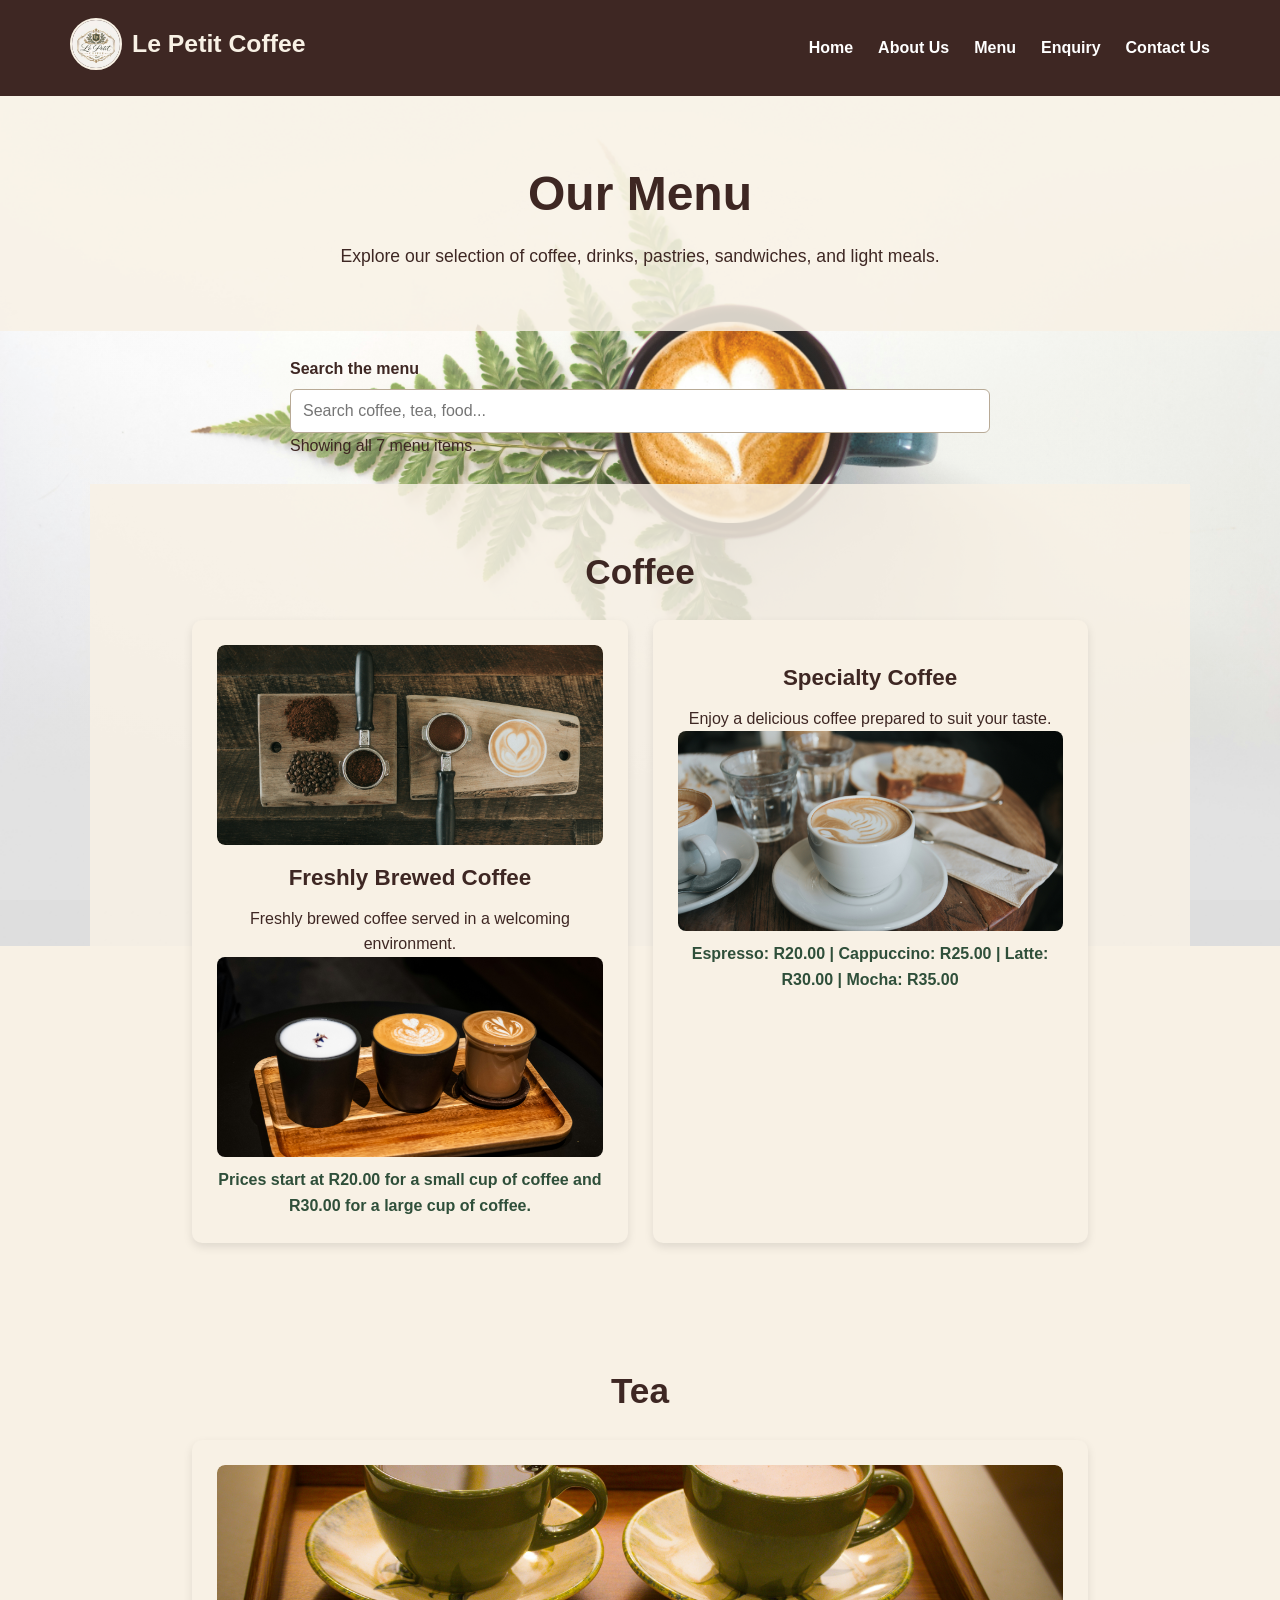
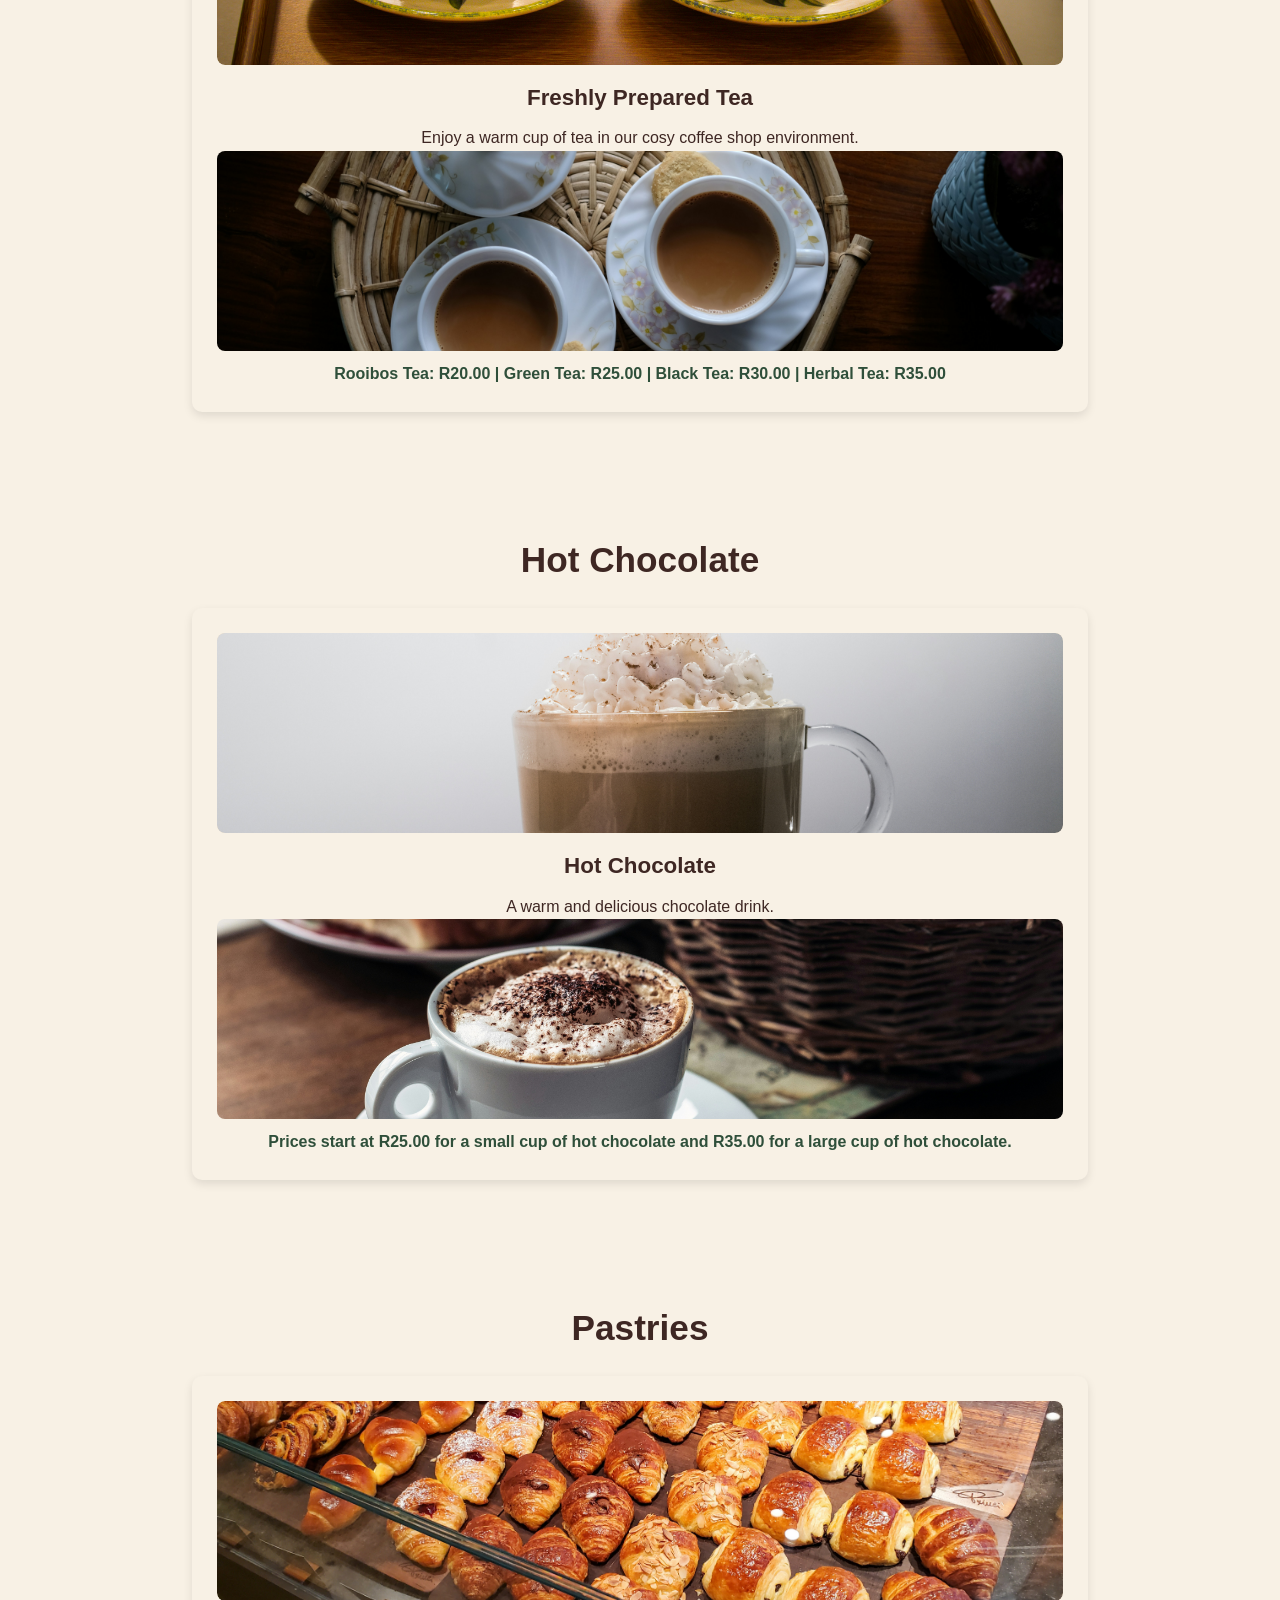
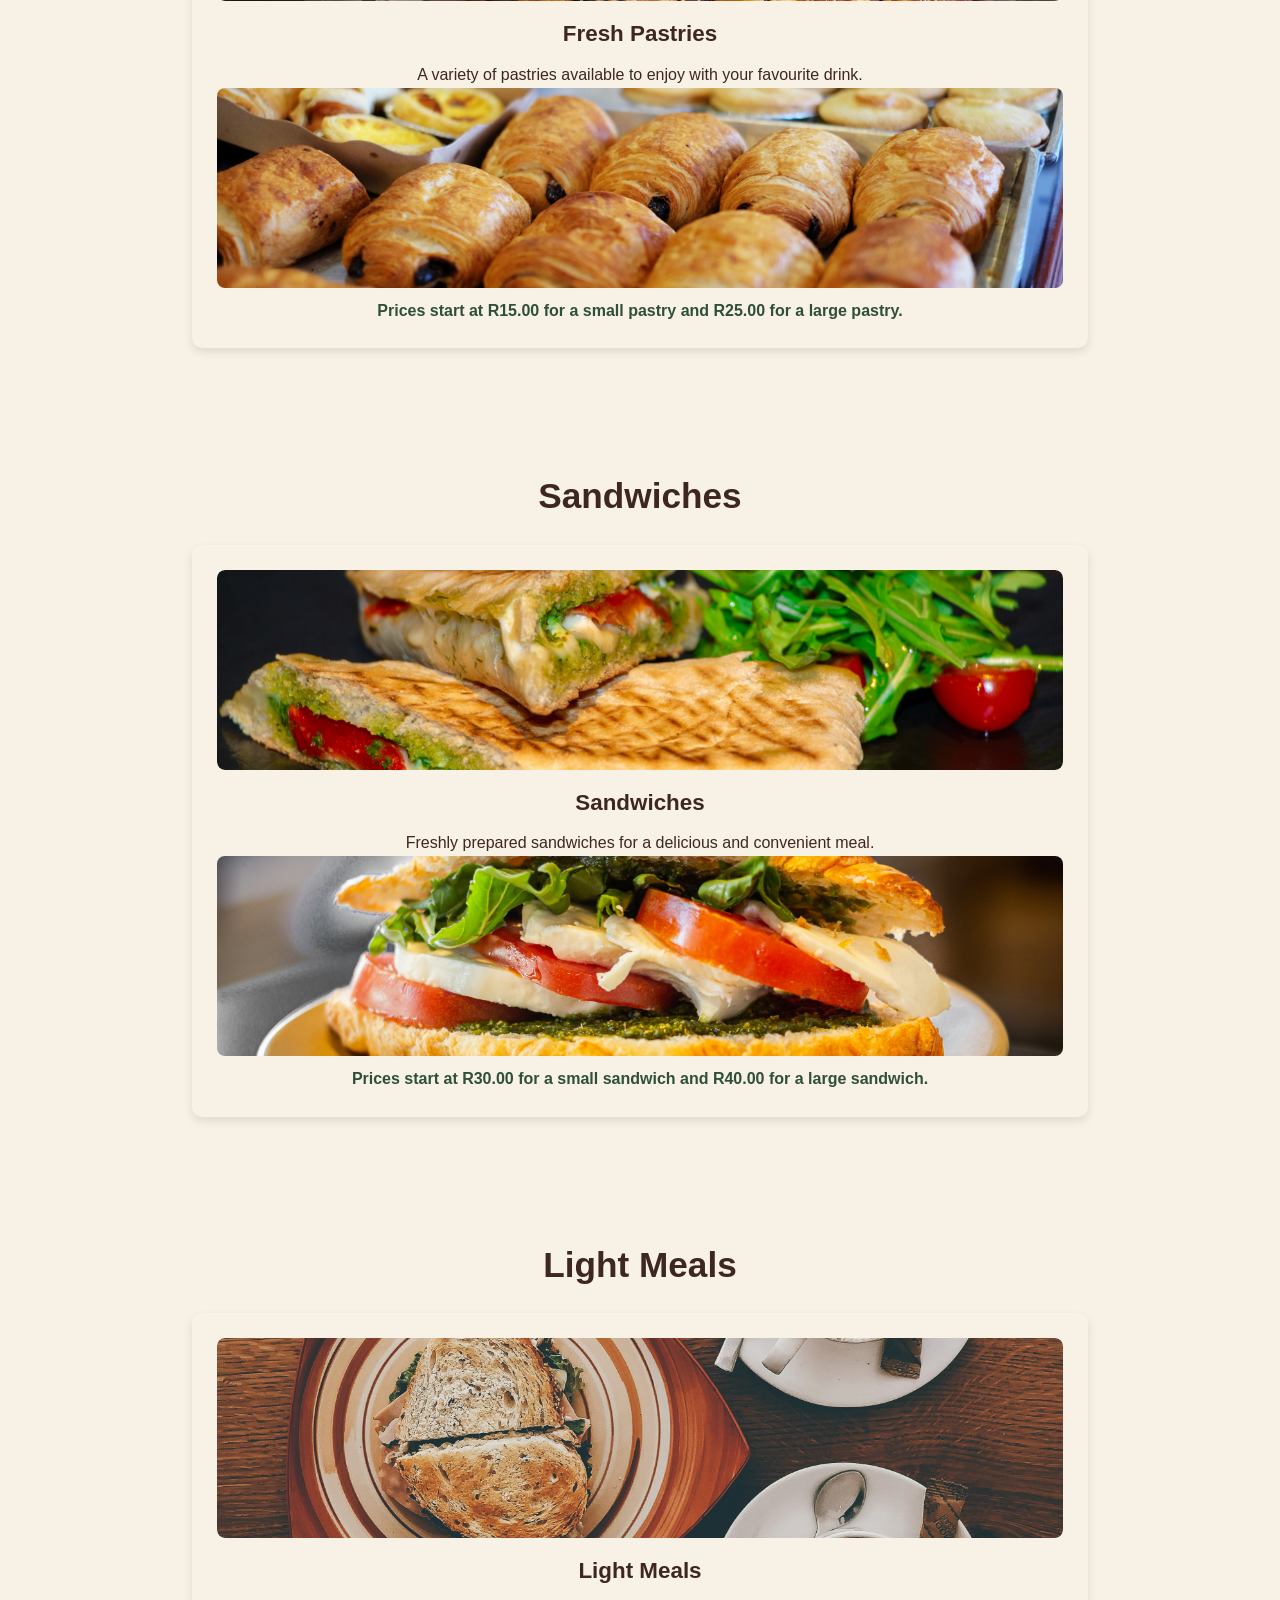
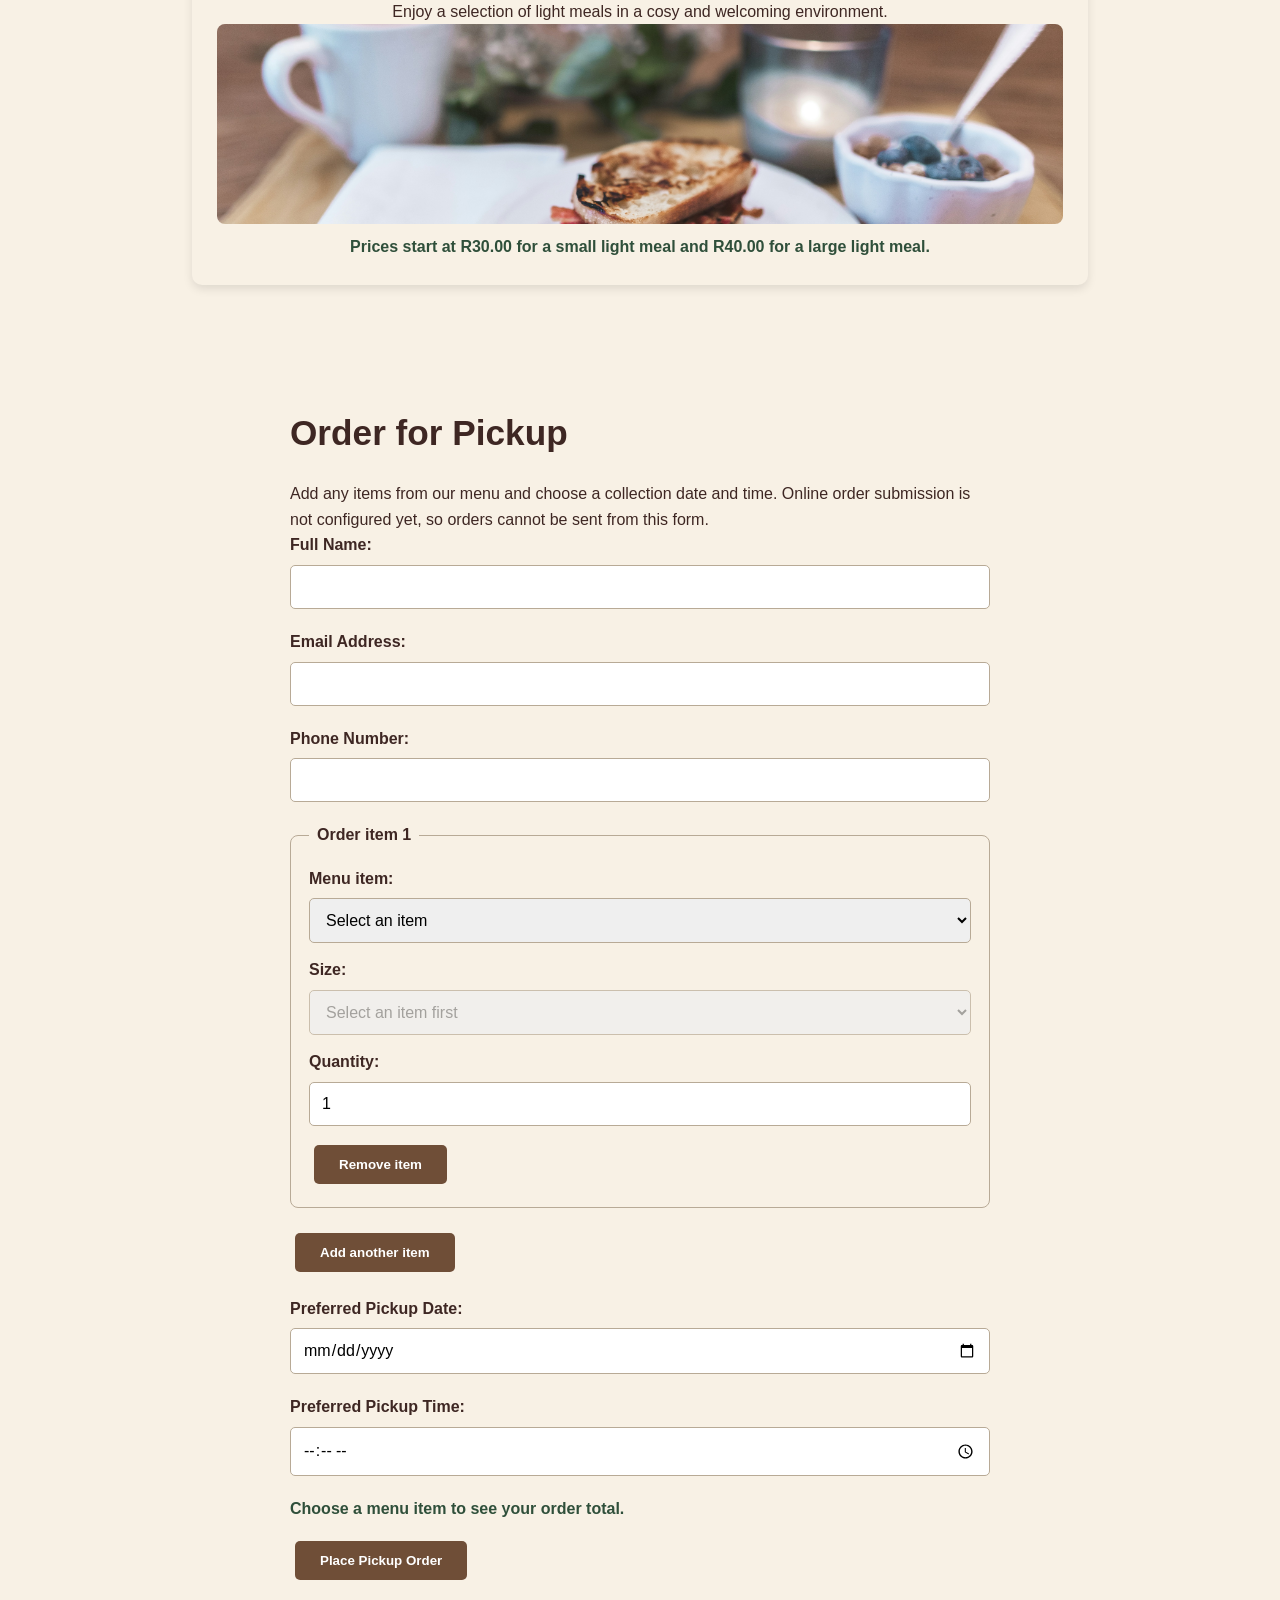
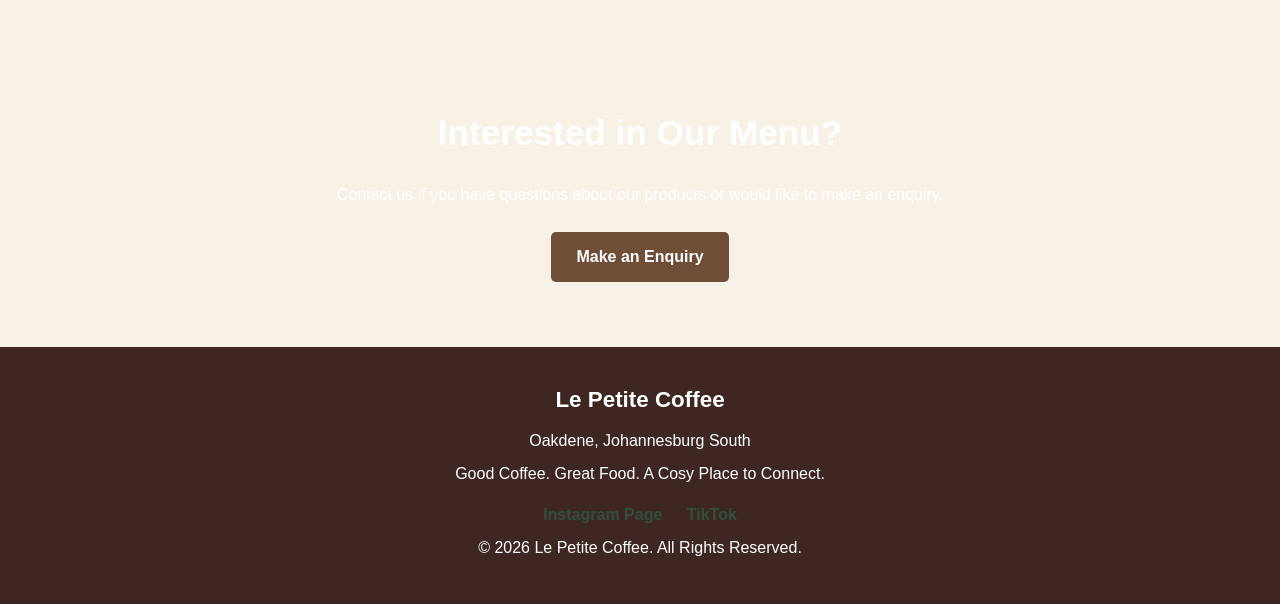
<file: products.html>
<!DOCTYPE html>
<html lang="en">

<head>
    <meta charset="UTF-8">
    <meta name="viewport" content="width=device-width, initial-scale=1.0">

    <title>Le Petite Coffee | Menu</title>
    <meta name="description" content="Explore our selection of coffee, drinks, pastries, sandwiches, and light meals at Le Petit Coffee in Oakdene, Johannesburg South.">
    <!-- Link to the external CSS file -->
    <link rel="stylesheet" href="css/style.css">
</head>

<body>

    <div class="page-loader" role="status" aria-label="Loading Le Petite Coffee">
        <div class="coffee-loader" aria-hidden="true">
            <div class="coffee-steam">
                <span></span>
                <span></span>
                <span></span>
            </div>
            <div class="coffee-cup"></div>
        </div>
        <p>Brewing your page...</p>
    </div>

    <!-- =========================
         HEADER AND NAVIGATION
    ========================== -->
    <header>

        <nav class="navbar">

            <!-- Organisation name/logo -->
            <div class="logo">
                <a href="index.html">
                    <img src="images/logo.jpg" alt="Le Petit Coffee logo">
                    <span>Le Petit Coffee</span>
                </a>
            </div>

            <!-- Navigation links -->
            <ul class="nav-links">

                <li>
                    <a href="index.html">Home</a>
                </li>

                <li>
                    <a href="about.html">About Us</a>
                </li>

                <li>
                    <a href="products.html">Menu</a>
                </li>

                <li>
                    <a href="enquiry.html">Enquiry</a>
                </li>

                <li>
                    <a href="contact.html">Contact Us</a>
                </li>

            </ul>

        </nav>

    </header>


    <!-- =========================
         MAIN CONTENT
    ========================== -->
    <main>

        <!-- Page heading -->
        <section class="page-header">

            <h1>Our Menu</h1>

            <p>
                Explore our selection of coffee, drinks, pastries,
                sandwiches, and light meals.
            </p>

        </section>

        <div class="menu-search-container">
            <label for="menu-search">Search the menu</label>
            <input
                type="search"
                id="menu-search"
                name="menuSearch"
                placeholder="Search coffee, tea, food..."
                autocomplete="off"
            >
            <p id="menu-search-results" role="status" aria-live="polite"></p>
        </div>

        <!-- =========================
             COFFEE
        ========================== -->
        <section class="menu-section">

            <h2>Coffee</h2>

            <div class="menu-container">

                <article class="menu-item">

                    <div class="image-placeholder">
                        <img src="images/coffee art.jpg" alt="Le Petit Coffee shop branding showcasing welcoming cafe identity" width="600" height="400" loading="lazy">

                    </div>

                    <h3>Freshly Brewed Coffee</h3>

                    <p>
                        Freshly brewed coffee served in a welcoming
                        environment.
                    </p>

                    <img src="images/coffees.jpg" alt="Le Petit Coffee shop branding showcasing welcoming cafe identity" width="600" height="400" loading="lazy">
                    <p class="price">
                        Prices start at R20.00 for a small cup of coffee and R30.00 for a large cup of coffee.
                    </p>

                </article>


                <article class="menu-item">

                    <h3>Specialty Coffee</h3>

                    <p>
                        Enjoy a delicious coffee prepared to suit
                        your taste.
                    </p>
                    <img src="images/coffee4.jpg" alt="Le Petit Coffee shop branding showcasing welcoming cafe identity" width="600" height="400" loading="lazy">
                    <p class="price">
                        Espresso: R20.00 | Cappuccino: R25.00 | Latte: R30.00 | Mocha: R35.00
                    </p>

                </article>

            </div>

        </section>


        <!-- =========================
             TEA
        ========================== -->
        <section class="menu-section">

            <h2>Tea</h2>
            <div class="menu-container">

                <article class="menu-item">

                    <div class="image-placeholder">
                        <img class="tea-image" src="images/tea1.jpg" alt="Le Petit Coffee shop branding showcasing welcoming cafe identity" width="600" height="400" loading="lazy">
                    </div>

                    <h3>Freshly Prepared Tea</h3>
                   
                    <p>
                        Enjoy a warm cup of tea in our cosy coffee
                        shop environment.
                    </p>
                    <img src="images/tea2.jpg" alt="Le Petit Coffee shop branding showcasing welcoming cafe identity" width="600" height="400" loading="lazy">
                    <p class="price">
                        Rooibos Tea: R20.00 | Green Tea: R25.00 | Black Tea: R30.00 | Herbal Tea: R35.00
                    </p>

                </article>

            </div>

        </section>


        <!-- =========================
             HOT CHOCOLATE
        ========================== -->
        <section class="menu-section">

            <h2>Hot Chocolate</h2>

            <div class="menu-container">

                <article class="menu-item">

                    <div class="image-placeholder">
                        <img src="images/Hot chocolate1.jpg" alt="Le Petit Coffee shop branding showcasing welcoming cafe identity" width="600" height="400" loading="lazy">
                    </div>

                    <h3>Hot Chocolate</h3>

                    <p>
                        A warm and delicious chocolate drink.
                    </p>
                    <img src="images/Hot chocolate2.jpg" alt="Le Petit Coffee shop branding showcasing welcoming cafe identity" width="600" height="400" loading="lazy">
                    <p class="price">
                        Prices start at R25.00 for a small cup of hot chocolate and R35.00 for a large cup of hot chocolate.
                    </p>

                </article>

            </div>

        </section>


        <!-- =========================
             PASTRIES
        ========================== -->
        <section class="menu-section">

            <h2>Pastries</h2>

            <div class="menu-container">

                <article class="menu-item">

                    <div class="image-placeholder">
                        <img src="images/pastry2.jpg" alt="Le Petit Coffee shop branding showcasing welcoming cafe identity" width="600" height="400" loading="lazy">
                    </div>

                    <h3>Fresh Pastries</h3>

                    <p>
                        A variety of pastries available to enjoy
                        with your favourite drink.
                    </p>
                    <img src="images/pastry3.jpg" alt="Le Petit Coffee shop branding showcasing welcoming cafe identity" width="600" height="400" loading="lazy">
                    <p class="price">
                        Prices start at R15.00 for a small pastry and R25.00 for a large pastry.
                    </p>

                </article>

            </div>

        </section>


        <!-- =========================
             SANDWICHES
        ========================== -->
        <section class="menu-section">

            <h2>Sandwiches</h2>

            <div class="menu-container">

                <article class="menu-item">

                    <div class="image-placeholder">
                        <img src="images/sandwich1.jpg" alt="Le Petit Coffee shop branding showcasing welcoming cafe identity" width="600" height="400" loading="lazy">
                    </div>

                    <h3>Sandwiches</h3>

                    <p>
                        Freshly prepared sandwiches for a delicious
                        and convenient meal.
                    </p>
                    <img src="images/sandwich2.jpg" alt="Le Petit Coffee shop branding showcasing welcoming cafe identity" width="600" height="400" loading="lazy">
                    <p class="price">
                        Prices start at R30.00 for a small sandwich and R40.00 for a large sandwich.
                    </p>

                </article>

            </div>

        </section>


        <!-- =========================
             LIGHT MEALS
        ========================== -->
        <section class="menu-section">

            <h2>Light Meals</h2>

            <div class="menu-container">

                <article class="menu-item">

                    <div class="image-placeholder">
                        <img src="images/lightmeal.jpg" alt="Le Petit Coffee shop branding showcasing welcoming cafe identity" width="600" height="400" loading="lazy">
                    </div>

                    <h3>Light Meals</h3>

                    <p>
                        Enjoy a selection of light meals in a cosy
                        and welcoming environment.
                    </p>
                    <img src="images/lightmeal2.jpg" alt="Le Petit Coffee shop branding showcasing welcoming cafe identity" width="600" height="400" loading="lazy">
                    <p class="price">
                        Prices start at R30.00 for a small light meal and R40.00 for a large light meal.
                    </p>

                </article>

            </div>

        </section>


        <section class="pickup-order-section">
            <div class="pickup-order-content">
                <h2>Order for Pickup</h2>
                <p>
                    Add any items from our menu and choose a collection date and time.
                    Online order submission is not configured yet, so orders cannot be sent from this form.
                </p>

                <form id="pickup-order-form">
                    <div class="form-group">
                        <label for="order-name">Full Name:</label>
                        <input type="text" id="order-name" name="name" autocomplete="name" required>
                    </div>

                    <div class="form-group">
                        <label for="order-email">Email Address:</label>
                        <input type="email" id="order-email" name="email" autocomplete="email" required>
                    </div>

                    <div class="form-group">
                        <label for="order-phone">Phone Number:</label>
                        <input type="tel" id="order-phone" name="phone" autocomplete="tel" required>
                    </div>

                    <div id="order-items"></div>
                    <button type="button" class="btn order-add-item">Add another item</button>

                    <div class="form-group">
                        <label for="pickup-date">Preferred Pickup Date:</label>
                        <input type="date" id="pickup-date" name="pickupDate" required>
                    </div>

                    <div class="form-group">
                        <label for="pickup-time">Preferred Pickup Time:</label>
                        <input type="time" id="pickup-time" name="pickupTime" min="06:00" max="19:30" step="900" required>
                    </div>

                    <p id="order-total" class="pickup-order-total" role="status" aria-live="polite">
                        Choose a menu item to see your order total.
                    </p>
                    <p id="order-status" class="order-status" role="status" aria-live="polite"></p>

                    <button type="submit" class="btn">Place Pickup Order</button>
                </form>

                <template id="order-item-template">
                    <fieldset class="order-item-row">
                        <legend>Order item</legend>
                        <div class="form-group">
                            <label>Menu item:</label>
                            <select class="order-product" required>
                                <option value="">Select an item</option>
                                <optgroup label="Coffee">
                                    <option value="fresh-coffee">Freshly brewed coffee</option>
                                    <option value="espresso">Espresso</option>
                                    <option value="cappuccino">Cappuccino</option>
                                    <option value="latte">Latte</option>
                                    <option value="mocha">Mocha</option>
                                </optgroup>
                                <optgroup label="Tea">
                                    <option value="rooibos-tea">Rooibos Tea</option>
                                    <option value="green-tea">Green Tea</option>
                                    <option value="black-tea">Black Tea</option>
                                    <option value="herbal-tea">Herbal Tea</option>
                                </optgroup>
                                <optgroup label="Other menu items">
                                    <option value="hot-chocolate">Hot Chocolate</option>
                                    <option value="pastry">Fresh Pastry</option>
                                    <option value="sandwich">Sandwich</option>
                                    <option value="light-meal">Light Meal</option>
                                </optgroup>
                            </select>
                        </div>
                        <div class="form-group">
                            <label>Size:</label>
                            <select class="order-size" required disabled>
                                <option value="">Select an item first</option>
                            </select>
                        </div>
                        <div class="form-group">
                            <label>Quantity:</label>
                            <input class="order-quantity" type="number" min="1" max="20" value="1" required>
                        </div>
                        <button type="button" class="btn order-remove-item">Remove item</button>
                    </fieldset>
                </template>
            </div>
        </section>

        <!-- =========================
             ENQUIRY CALL TO ACTION
        ========================== -->
        <section class="call-to-action">

            <h2>Interested in Our Menu?</h2>

            <p>
                Contact us if you have questions about our products
                or would like to make an enquiry.
            </p>

            <a href="enquiry.html" class="btn">
                Make an Enquiry
            </a>

        </section>

    </main>


    <!-- =========================
         FOOTER
    ========================== -->
    <footer>

        <div class="footer-content">

            <h3>Le Petite Coffee</h3>

            <p>
                Oakdene, Johannesburg South
            </p>

            <p>
                Good Coffee. Great Food. A Cosy Place to Connect.
            </p>

            <!-- Social media links -->
            <div class="social-links">

                <a href="https://www.instagram.com/le.petit.coffee/" target="_blank" rel="noopener noreferrer">
                    Instagram Page
                </a>

                <a href="https://www.tiktok.com/@le.petit.coffee19" target="_blank" rel="noopener noreferrer">
                    TikTok
                </a>

            </div>

            <p>
                &copy; 2026 Le Petite Coffee. All Rights Reserved.
            </p>

        </div>

    </footer>


    <!-- Link to JavaScript -->
    <script src="javascript/script.js"></script>

</body>

</html>
</file>
<file: css/style.css>
/* =========================================
   LE PETITE COFFEE - MAIN STYLESHEET
   ========================================= */


/* =========================================
   1. GENERAL WEBSITE STYLING
   ========================================= */

* {
    margin: 0;
    padding: 0;
    box-sizing: border-box;
}

html {
    overflow-x: hidden;
}

body {
    font-family: "Sanskrit Text", Arial, sans-serif;
    background-color: #f8f1e5;
    background-image:
        linear-gradient(
            rgba(255, 255, 255, 0.12),
            rgba(255, 255, 255, 0.12)
        ),
        url("../images/coffee-background.jpg");
    background-size: cover;
    background-position: center;
    background-attachment: fixed;
    background-repeat: no-repeat;
    color: #3e2723;
    line-height: 1.6;
    overflow-x: hidden;
}

.page-loader {
    position: fixed;
    z-index: 10000;
    inset: 0;
    display: grid;
    place-content: center;
    justify-items: center;
    gap: 12px;
    background: #f8f1e5;
    color: #3e2723;
    transition: opacity 0.35s ease, visibility 0.35s ease;
}

.page-loader.is-hidden {
    opacity: 0;
    visibility: hidden;
    pointer-events: none;
}

.coffee-loader {
    display: grid;
    justify-items: center;
    height: 74px;
}

.coffee-steam {
    display: flex;
    gap: 9px;
    height: 29px;
}

.coffee-steam span {
    width: 5px;
    height: 17px;
    border-left: 2px solid #8b6b55;
    border-radius: 50%;
    opacity: 0;
    animation: coffee-steam-rise 1.15s ease-in-out infinite;
}

.coffee-steam span:nth-child(2) {
    animation-delay: 0.2s;
}

.coffee-steam span:nth-child(3) {
    animation-delay: 0.4s;
}

.coffee-cup {
    position: relative;
    width: 52px;
    height: 38px;
    border: 3px solid #6f4e37;
    border-top: 5px solid #6f4e37;
    border-radius: 4px 4px 15px 15px;
    background: linear-gradient(to bottom, #8b5e3c 0 42%, #f8f1e5 43%);
    animation: coffee-cup-bob 1.15s ease-in-out infinite;
}

.coffee-cup::after {
    position: absolute;
    top: 5px;
    right: -13px;
    width: 9px;
    height: 15px;
    border: 3px solid #6f4e37;
    border-left: 0;
    border-radius: 0 9px 9px 0;
    content: "";
}

.page-loader p {
    font-weight: bold;
}

@keyframes coffee-steam-rise {
    0% {
        opacity: 0;
        transform: translateY(8px) scaleY(0.7);
    }
    50% {
        opacity: 0.8;
    }
    100% {
        opacity: 0;
        transform: translateY(-5px) scaleY(1.1);
    }
}

@keyframes coffee-cup-bob {
    50% {
        transform: translateY(-3px);
    }
}

@media (prefers-reduced-motion: reduce) {
    .page-loader,
    .coffee-steam span,
    .coffee-cup {
        animation: none;
        transition: none;
    }
}

img,
iframe {
    max-width: 100%;
}

img {
    height: auto;
}

main > section:not(.hero) {
    background-color: rgba(248, 241, 229, 0.84);
}


/* =========================================
   2. HEADINGS
   ========================================= */

h1,
h2,
h3 {
    font-family: "Aptos Display", Arial, sans-serif;
}

h1 {
    font-size: clamp(1.9rem, 4vw, 3rem);
}

h2 {
    font-size: clamp(1.55rem, 3vw, 2.2rem);
    margin-bottom: 20px;
}

h3 {
    font-size: clamp(1.15rem, 2vw, 1.4rem);
}


/* =========================================
   3. NAVIGATION BAR
   ========================================= */

header {
    background-color: #3e2723;
    width: 100%;
}

.navbar {
    max-width: 1200px;
    margin: auto;
    padding: 18px 30px;
    width: 100%;

    display: flex;
    flex-wrap: wrap;
    justify-content: space-between;
    align-items: center;
}

.logo a {
    display: inline-flex;
    align-items: center;
    gap: 10px;
    color: #f8f1e5;
    text-decoration: none;
    font-family: "Aptos Display", Arial, sans-serif;
    font-size: 1.55rem;
    font-weight: bold;
}

.logo img {
    width: 52px;
    height: 52px;
    object-fit: cover;
    border: 2px solid #f8f1e5;
    border-radius: 50%;
}

.nav-links {
    list-style: none;

    display: flex;
    flex-wrap: wrap;
    gap: 25px;
    align-items: center;
}

.nav-links a {
    position: relative;
    color: #ffffff;
    text-decoration: none;
    font-weight: bold;
    transition: color 0.2s ease;
}

.nav-links a:hover {
    color: #c8d5b9;
}

.nav-links a::before {
    content: "\2615";
    position: absolute;
    left: 50%;
    bottom: -22px;
    transform: translateX(-50%) scale(0);
    font-size: 0.9rem;
    transition: transform 0.2s ease;
}

.nav-links a:hover::before,
.nav-links a:focus-visible::before,
.nav-links a.active::before {
    transform: translateX(-50%) scale(1);
}

.coffee-click {
    position: fixed;
    z-index: 1000;
    pointer-events: none;
    color: #6f4e37;
    font-size: 1.8rem;
    animation: coffee-click 0.65s ease-out forwards;
}

@keyframes coffee-click {
    0% {
        opacity: 0;
        transform: translate(-50%, 8px) scale(0.7);
    }
    25% {
        opacity: 1;
    }
    100% {
        opacity: 0;
        transform: translate(-50%, -28px) scale(1.1);
    }
}


/* =========================================
   4. HERO SECTION
   ========================================= */

.hero {
    min-height: 500px;

    display: flex;
    justify-content: center;
    align-items: center;

    text-align: center;

    background:
        linear-gradient(
            rgba(62, 39, 35, 0.70),
            rgba(62, 39, 35, 0.70)
        ),
        url("../images/coffee-background.jpg");

    background-size: cover;
    background-position: center;
}

.hero-content {
    max-width: 800px;
    width: 100%;
    padding: 30px;
    color: #ffffff;
}

.hero-content h1 {
    margin-bottom: 15px;
}

.hero-content p {
    font-size: 1.3rem;
    margin-bottom: 30px;
}


/* =========================================
   5. BUTTONS
   ========================================= */

.btn {
    display: inline-block;

    background-color: #6f4e37;
    color: #ffffff;

    padding: 12px 25px;

    border-radius: 5px;

    text-decoration: none;
    font-weight: bold;

    margin: 5px;

    border: none;
    cursor: pointer;
}

.btn:hover {
    background-color: #2f4f3a;
}


/* =========================================
   6. GENERAL SECTIONS
   ========================================= */

section {
    padding: 60px 8%;
    width: 100%;
}

.introduction,
.about-section,
.mission-section,
.vision-section,
.audience-section,
.contact-section,
.location-section,
.social-section,
.contact-form-section,
.enquiry-section {
    max-width: 1100px;
    margin: auto;
    text-align: center;
}


/* =========================================
   7. PAGE HEADER
   ========================================= */

.page-header {
    background-color: #e8dcc8;
    text-align: center;
}

.page-header h1 {
    color: #3e2723;
    margin-bottom: 10px;
}

.page-header p {
    font-size: 1.1rem;
}


/* =========================================
   8. INTRODUCTION
   ========================================= */

.introduction {
    background-color: #ffffff;
}

.introduction p {
    max-width: 850px;
    margin: 15px auto;
}


/* =========================================
   9. FEATURED PRODUCTS
   ========================================= */

.featured {
    background-color: #f8f1e5;
    text-align: center;
}

.featured-container {
    max-width: 1100px;
    margin: 30px auto 0;

    display: grid;
    grid-template-columns: repeat(auto-fit, minmax(min(100%, 280px), 1fr));
    gap: 25px;
}

.featured-item {
    background-color: #ffffff;

    padding: 25px;

    border-radius: 10px;

    box-shadow: 0 4px 12px rgba(0, 0, 0, 0.12);
}

.featured-item h3 {
    margin: 15px 0 10px;
}

.featured-item p {
    margin-bottom: 10px;
}

.featured-item > img {
    display: block;
    width: 100%;
    height: 200px;
    object-fit: cover;
    border-radius: 8px;
}


/* =========================================
   10. IMAGE PLACEHOLDERS
   ========================================= */

.image-placeholder {
    height: 200px;
    overflow: hidden;

    background-color: #e8dcc8;

    display: flex;
    justify-content: center;
    align-items: center;

    border-radius: 8px;

    color: #3e2723;
    font-weight: bold;
}

.image-placeholder img {
    display: block;
    width: 100%;
    height: 100%;
    object-fit: cover;
    border-radius: 8px;
}

.image-placeholder img.tea-image {
    object-fit: cover;
    object-position: center;
}

.menu-item img,
.menu-section > img {
    display: block;
    width: 100%;
    height: 200px;
    object-fit: cover;
    border-radius: 8px;
}

.menu-section > img {
    max-width: 900px;
    margin: 0 auto 25px;
}

.menu-item h3,
.menu-item p {
    color: #3e2723;
}

.menu-item .price {
    color: #2f4f3a;
}

.menu-item img {
    height: 200px;
    object-position: center;
}

.product-image-gallery {
    display: grid;
    grid-template-columns: 1fr;
    gap: 12px;
    margin-bottom: 15px;
}

.product-image-gallery img.product-image {
    display: block;
    width: 100%;
    height: auto;
    aspect-ratio: 3 / 2;
    object-fit: cover;
    border-radius: 8px;
}

/* =========================================
   11. MENU
   ========================================= */

.menu-section {
    max-width: 1100px;
    margin: auto;

    text-align: center;

    background-color: #ffffff;
}

.menu-container {
    display: grid;
    grid-template-columns: repeat(auto-fit, minmax(min(100%, 360px), 1fr));

    gap: 25px;

    max-width: 1100px;

    margin: auto;
}

.coffee-menu {
    grid-template-columns: 1fr;
}

.menu-container > .menu-item {
    width: 100%;
    margin-inline: auto;
}

.menu-item {
    padding: 25px;

    background-color: #f8f1e5;

    border-radius: 10px;

    box-shadow: 0 4px 10px rgba(0, 0, 0, 0.10);
}

.menu-item h3 {
    margin: 15px 0 10px;
}

.price {
    font-weight: bold;
    color: #2f4f3a;
    margin-top: 10px;
}


/* =========================================
   12. ABOUT PAGE
   ========================================= */

.about-content {
    max-width: 900px;
    margin: auto;
}

.about-content p {
    margin: 15px 0;
}

.mission-section {
    background-color: #e8dcc8;
}

.vision-section {
    background-color: #ffffff;
}

.mission-section p,
.vision-section p {
    max-width: 800px;
    margin: 0 auto 25px;
}

.about-feature-image {
    display: block;
    width: min(100%, 600px);
    height: 280px;
    margin: 0 auto;
    object-fit: cover;
    border-radius: 10px;
    box-shadow: 0 4px 12px rgba(0, 0, 0, 0.12);
}

.audience-section {
    background-color: #f8f1e5;
}

.audience-list {
    max-width: 1000px;
    margin: 30px auto;

    display: grid;
    grid-template-columns: repeat(4, minmax(0, 1fr));

    gap: 20px;
}

.audience-item {
    background-color: #ffffff;

    padding: 25px;

    border-radius: 8px;

    box-shadow: 0 3px 10px rgba(0, 0, 0, 0.10);
    display: flex;
    flex-direction: column;
    min-width: 0;
}

.audience-item h3 {
    min-height: 2.8em;
}

.audience-item p {
    flex: 1;
    margin: 0 0 18px;
}

.audience-item img {
    display: block;
    width: 100%;
    height: 160px;
    object-fit: cover;
    border-radius: 6px;
}

.customer-reviews {
    max-width: 900px;
    margin: auto;
    text-align: center;
    background-color: #f8f1e5;
}

.review-disclaimer {
    margin: 8px auto 24px;
    font-size: 0.9rem;
}

.review-carousel {
    max-width: 700px;
    margin: 0 auto;
    padding: 28px;
    border-radius: 10px;
    background-color: #ffffff;
    box-shadow: 0 4px 12px rgba(0, 0, 0, 0.12);
}

.review-slide[hidden] {
    display: none;
}

.review-slide blockquote {
    margin: 0 auto 14px;
    font-size: 1.2rem;
    font-style: italic;
}

.review-slide figcaption {
    font-weight: bold;
    color: #2f4f3a;
}

.review-controls {
    display: flex;
    align-items: center;
    justify-content: space-between;
    gap: 16px;
    margin-top: 24px;
}

.review-controls button {
    color: #ffffff;
    background-color: #6f4e37;
    border: 0;
    border-radius: 5px;
    padding: 9px 14px;
    font: inherit;
    cursor: pointer;
}

.review-controls button:hover,
.review-controls button:focus-visible {
    background-color: #2f4f3a;
}

.review-indicators {
    display: flex;
    gap: 10px;
}

.review-indicators button {
    width: 14px;
    height: 14px;
    padding: 0;
    border: 2px solid #6f4e37;
    border-radius: 50%;
    background-color: transparent;
}

.review-indicators button[aria-pressed="true"] {
    background-color: #6f4e37;
}


/* =========================================
   13. ENQUIRY AND CONTACT FORMS
   ========================================= */

.enquiry-section,
.contact-form-section,
.pickup-order-section {
    background-color: #ffffff;
}

.enquiry-content,
.contact-form-section form,
.pickup-order-content {
    max-width: 700px;
    margin: auto;
}

.order-item-row {
    margin-bottom: 20px;
    padding: 18px;
    border: 1px solid #b8aa96;
    border-radius: 8px;
}

.order-item-row legend {
    padding: 0 8px;
    font-weight: bold;
}

.order-item-row .form-group {
    margin-bottom: 14px;
}

.order-add-item {
    margin-bottom: 24px;
}

.pickup-order-total {
    margin: 15px 0;
    color: #2f4f3a;
    font-weight: bold;
    overflow-wrap: anywhere;
}

.order-status.error {
    color: #9b1c1c;
    font-weight: bold;
}

.form-group {
    margin-bottom: 20px;

    text-align: left;
}

.form-group label {
    display: block;

    margin-bottom: 7px;

    font-weight: bold;
}

.form-group input,
.form-group select,
.form-group textarea {
    width: 100%;

    padding: 12px;

    border: 1px solid #b8aa96;

    border-radius: 5px;

    font-family: inherit;

    font-size: 1rem;
}

.form-group textarea {
    resize: vertical;
}

.form-group input:focus,
.form-group select:focus,
.form-group textarea:focus {
    outline: 2px solid #6f4e37;
}


/* =========================================
   14. CONTACT DETAILS
   ========================================= */

.contact-section {
    background-color: #ffffff;
}

.contact-details {
    max-width: 1000px;
    margin: 30px auto;

    display: grid;
    grid-template-columns: repeat(auto-fit, minmax(min(100%, 280px), 1fr));

    gap: 20px;
}

.contact-item {
    background-color: #f8f1e5;

    padding: 25px;

    border-radius: 8px;
}

.contact-item h3 {
    margin-bottom: 10px;
}


/* =========================================
   15. MAP
   ========================================= */

.location-section {
    background-color: #e8dcc8;
}

.map-container {
    max-width: 900px;
    height: clamp(260px, 50vw, 420px);

    margin: 25px auto;

    background-color: #ffffff;

    border-radius: 8px;

    overflow: hidden;
    box-shadow: 0 4px 10px rgba(0, 0, 0, 0.10);
}

.map-container iframe {
    display: block;
    width: 100%;
    height: 100%;
    border: 0;
}

.map-link {
    display: inline-block;
    margin-top: 12px;
}


/* =========================================
   16. SOCIAL MEDIA
   ========================================= */

.social-section {
    background-color: #ffffff;
}

.social-links {
    margin-top: 15px;
}

.social-links a {
    color: #2f4f3a;

    text-decoration: none;

    font-weight: bold;

    margin: 0 10px;
}

.social-links a:hover {
    text-decoration: underline;
}


/* =========================================
   17. CALL TO ACTION
   ========================================= */

.call-to-action {
    text-align: center;

    background-color: #2f4f3a;

    color: #ffffff;
}

.call-to-action p {
    max-width: 700px;
    margin: 0 auto 20px;
}


/* =========================================
   18. FOOTER
   ========================================= */

footer {
    background-color: #3e2723;

    color: #ffffff;

    text-align: center;

    padding: 35px 20px;
}

.footer-content {
    max-width: 1000px;
    margin: auto;
}

.footer-content h3 {
    margin-bottom: 10px;
}

.footer-content p {
    margin: 8px 0;
}


/* =========================================
   19. MOBILE RESPONSIVE DESIGN
   ========================================= */

@media (min-width: 769px) and (max-width: 1050px) {

    .navbar {
        padding: 18px 20px;
    }

    .nav-links {
        gap: 15px;
    }

    section {
        padding-left: 5%;
        padding-right: 5%;
    }

    .featured-container {
        grid-template-columns: repeat(2, minmax(0, 1fr));
    }

    .audience-list {
        grid-template-columns: repeat(2, minmax(0, 1fr));
    }

}

@media (max-width: 768px) {

    .navbar {
        flex-direction: column;
        gap: 15px;
        padding: 18px 20px;
    }

    .nav-links {
        flex-direction: column;
        align-items: center;
        gap: 12px;
        width: 100%;
    }

    .hero {
        min-height: 400px;
    }

    .hero-content {
        padding: 25px 15px;
    }

    .hero-content p {
        font-size: 1.1rem;
    }

    .featured-item,
    .menu-item {
        padding: 18px;
    }

    .audience-list {
        grid-template-columns: repeat(2, minmax(0, 1fr));
    }

    .audience-item h3 {
        min-height: 0;
    }

    .menu-item img,
    .menu-section > img,
    .featured-item > img,
    .image-placeholder {
        height: 180px;
    }

    .menu-container {
        width: 100%;
    }

    section {
        padding: 45px 6%;
    }

}

@media (max-width: 480px) {

    .logo a {
        font-size: 1.35rem;
    }

    .logo img {
        width: 44px;
        height: 44px;
    }

    .nav-links {
        gap: 8px;
    }

    section {
        padding: 35px 5%;
    }

    .audience-list {
        grid-template-columns: 1fr;
    }

    .review-carousel {
        padding: 20px 14px;
    }

    .review-controls {
        gap: 8px;
    }

    .review-controls button {
        padding: 7px 8px;
        font-size: 0.9rem;
    }

    .review-indicators {
        gap: 7px;
    }

    .review-indicators button {
        width: 12px;
        height: 12px;
    }

    .hero {
        min-height: 360px;
    }

    .hero-content img {
        width: 100%;
        height: auto;
    }

    .btn {
        padding: 11px 18px;
    }

    .menu-item img,
    .menu-section > img,
    .featured-item > img,
    .image-placeholder {
        height: 160px;
    }

}
/* Part 3: Menu Search */

.menu-search-container {
    max-width: 700px;
    margin: 25px auto;
    text-align: left;
}

.menu-search-container label {
    display: block;
    margin-bottom: 8px;
    font-weight: bold;
}

.menu-search-container input {
    width: 100%;
    padding: 12px;
    border: 1px solid #b8aa96;
    border-radius: 6px;
    font-size: 1rem;
}

.menu-search-container input:focus-visible {
    outline: 3px solid #6f4e37;
    outline-offset: 2px;
}

.menu-item[hidden],
.menu-section[hidden] {
    display: none !important;
}
/* Part 3: Image Lightbox */

.lightbox {
    display: none;
    position: fixed;
    inset: 0;
    z-index: 9999;
    background: rgba(0, 0, 0, 0.9);
    justify-content: center;
    align-items: center;
    padding: 25px;
}

.lightbox.active {
    display: flex;
}

.lightbox img {
    max-width: 90%;
    max-height: 85vh;
    width: auto;
    height: auto;
    object-fit: contain;
    border-radius: 8px;
}

.lightbox-close {
    position: absolute;
    top: 20px;
    right: 30px;
    background: transparent;
    border: none;
    color: white;
    font-size: 42px;
    cursor: pointer;
}

.lightbox-close:focus-visible {
    outline: 3px solid white;
    outline-offset: 4px;
}

.gallery-image,
.menu-image,
.product-image {
    transition: transform 0.25s ease;
}

.gallery-image:hover,
.menu-image:hover,
.product-image:hover {
    transform: scale(1.02);
}

@media (prefers-reduced-motion: reduce) {
    .gallery-image,
    .menu-image,
    .product-image {
        transition: none;
    }
}
/* Part 3: Form Feedback */

.form-feedback {
    margin: 15px 0;
    padding: 14px 16px;
    border-radius: 6px;
    font-weight: bold;
    line-height: 1.5;
}

.form-feedback.error {
    color: #8b1e1e;
    background-color: #fbe9e7;
    border: 1px solid #d99a93;
}

.form-feedback.success {
    color: #20552d;
    background-color: #e8f5e9;
    border: 1px solid #9ac5a0;
}
</file>
